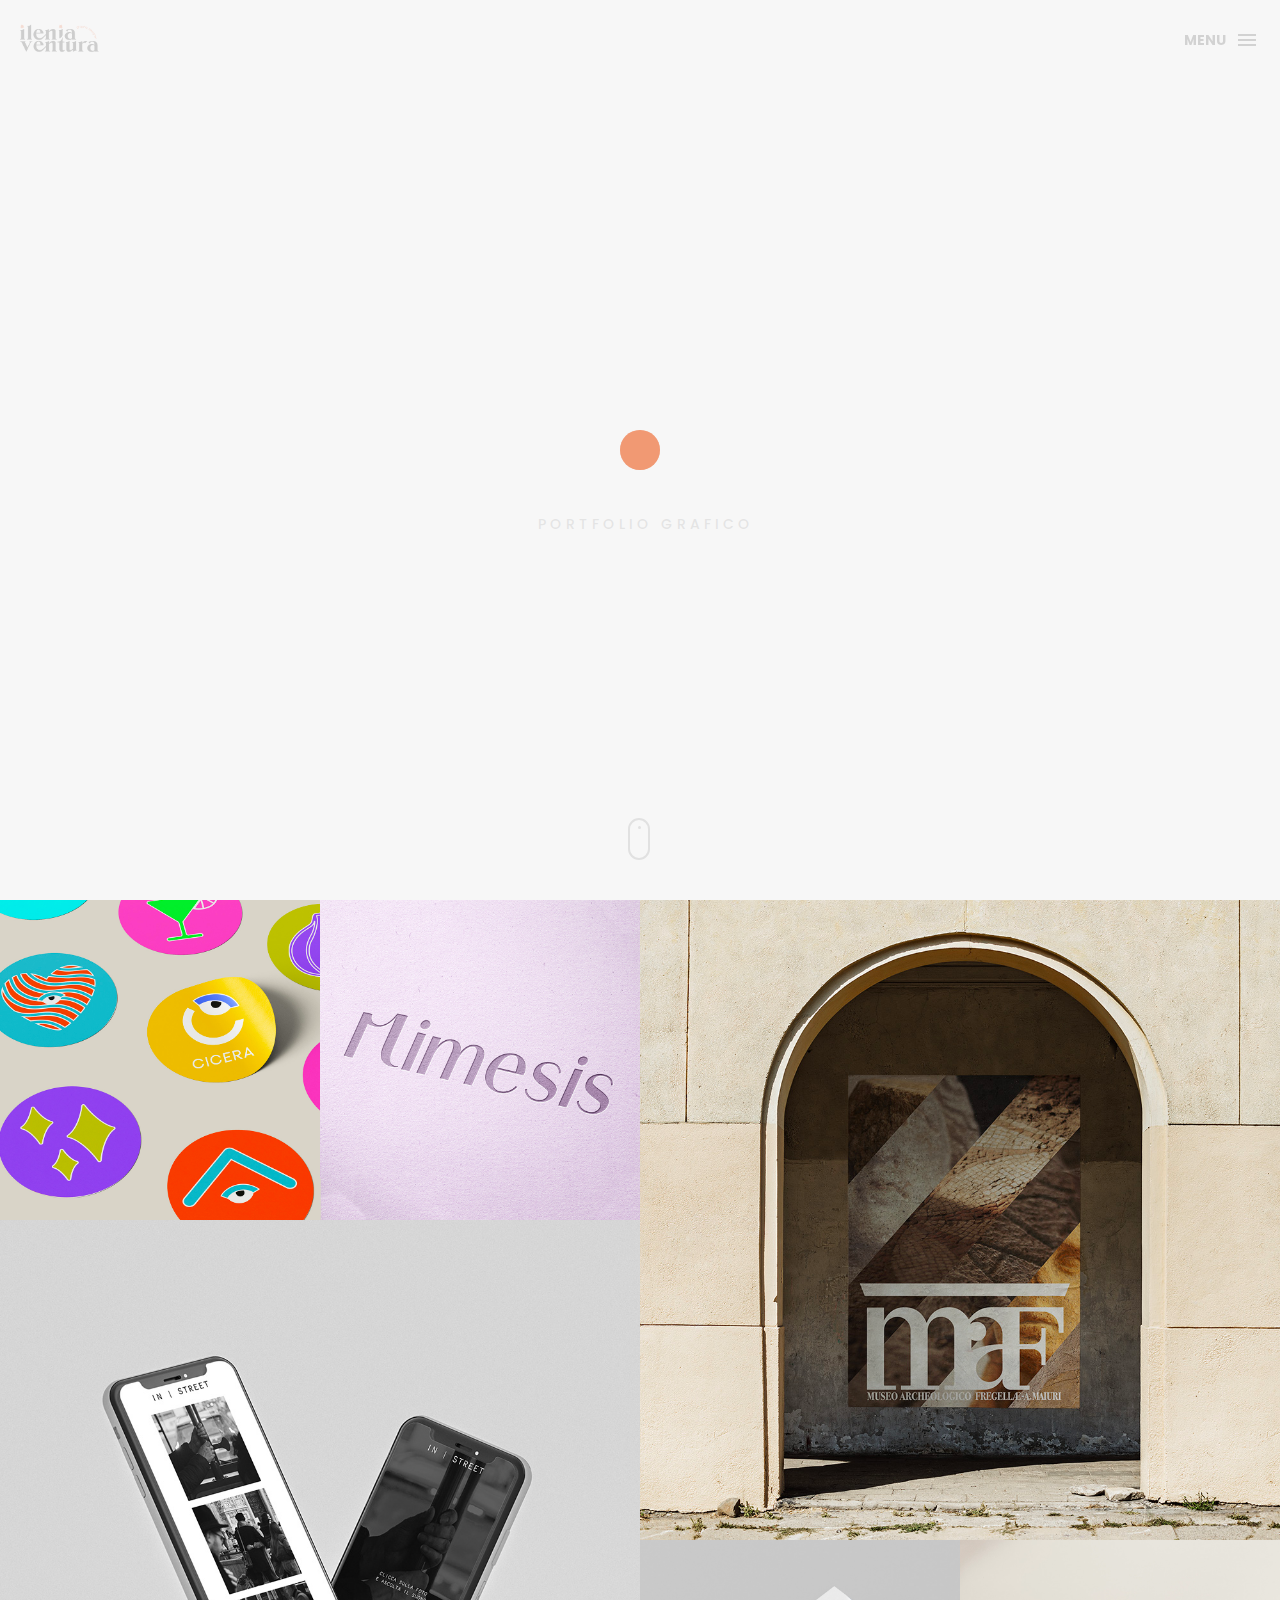
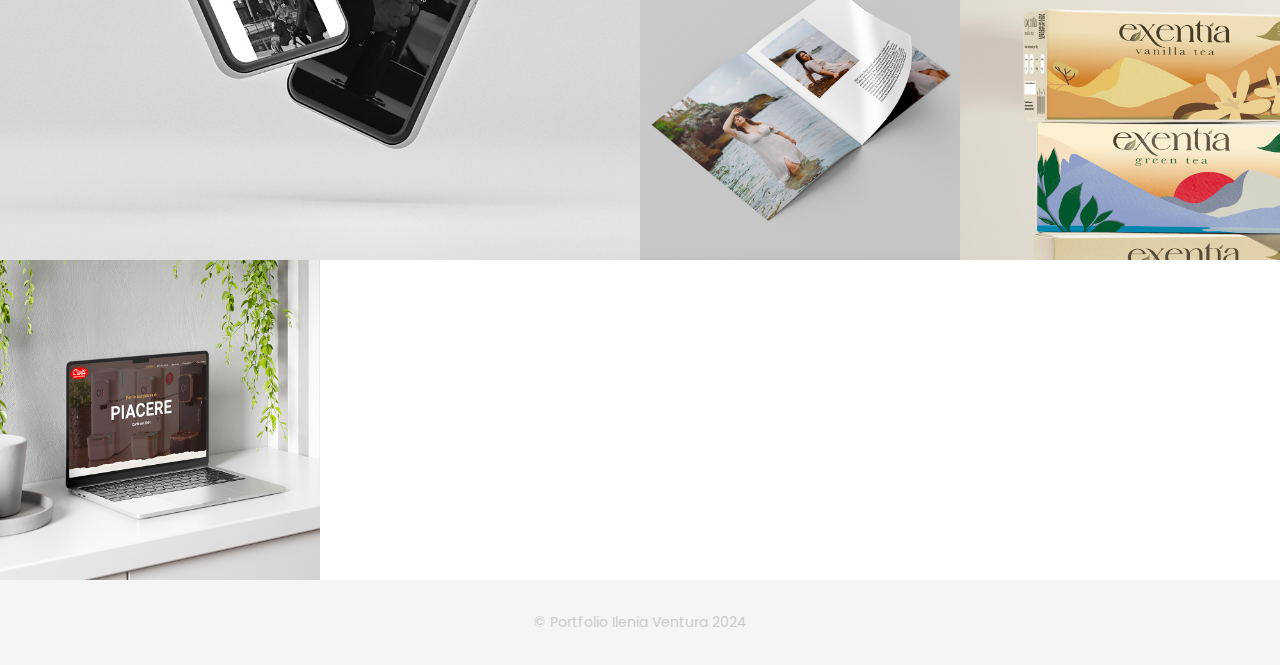
<file: index.html>
<!DOCTYPE html>
<html lang="en">

<head>
    <meta charset="utf-8">
    <meta http-equiv="X-UA-Compatible" content="IE=edge">
    <meta content="width=device-width, initial-scale=1.0" name="viewport">
    <meta name="viewport" content="width=device-width, initial-scale=1">
    <!-- The above 3 meta tags *must* come first in the head; any other head content must come *after* these tags -->
    <title>Portfolio Ilenia Ventura</title>
    <link rel="icon" href="img/fav.png" type="image/x-icon">

    <!-- Bootstrap -->
    <link href="css/bootstrap.min.css" rel="stylesheet">
    <link href="ionicons/css/ionicons.min.css" rel="stylesheet">

    <!-- main css -->
    <link href="css/style.css" rel="stylesheet">


    <!-- modernizr -->
    <script src="js/modernizr.js"></script>
</head>

<body>

    <!-- Preloader -->
    <div id="preloader">
        <div class="pre-container">
            <div class="spinner">
                <div class="double-bounce1"></div>
                <div class="double-bounce2"></div>
            </div>
        </div>
    </div>
    <!-- end Preloader -->

    <div class="">
        <!-- box header -->
        <header class="box-header">
            <div class="box-logo">
                <a href="index.html"><img src="img/logo.png" width="80" alt="Logo"></a>
            </div>
            <!-- box-nav -->
            <a class="box-primary-nav-trigger" href="#0">
                <span class="box-menu-text">Menu</span><span class="box-menu-icon"></span>
            </a>
            <!-- box-primary-nav-trigger -->
        </header>
        <!-- end box header -->

        <!-- nav -->
        <nav>
            <ul class="box-primary-nav">
                <li class="box-label">Portfolio <i class="ion-ios-circle-filled color"></i></li>
                <li><a href="about.html">Chi sono</a></li>
                <li><a href="services.html">Servizi</a></li>
                <li><a href="contact.html">contatti</a></li>
            </ul>
        </nav>
        <!-- end nav -->

        <!-- box-intro -->
        <div class="box-intro">
            <div class="table-cell">
                <h1 class="box-headline letters rotate-2">
                    <span class="box-words-wrapper">
                        <b class="is-visible">Ilenia Ventura.</b>
                        <b>&nbsp;graphic designer.</b>
                    </span>
		        </h1>
                <h5>Portfolio Grafico</h5>
            </div>

            <div class="mouse">
                <div class="scroll"></div>
            </div>
        </div>
        <!-- end box-intro -->
    </div>

    <!-- portfolio div -->
    <div class="portfolio-div">
        <div class="portfolio">
            <div class="no-padding portfolio_container">
                <!-- single work -->
                <div class="col-md-3 col-sm-6  fashion logo">
                    <a href="Cicera.html" class="portfolio_item">
                        <img src="img/1.jpg" alt="image" class="img-responsive" />
                        <div class="portfolio_item_hover">
                            <div class="portfolio-border clearfix">
                                <div class="item_info">
                                    <span>Cicera</span>
                                    <em>Graphics / Ads / App</em>
                                </div>
                            </div>
                        </div>
                    </a>
                </div>
                <!-- end single work -->

                <!-- single work -->
                <div class="col-md-3 col-sm-6 ads graphics">
                    <a href="mimesis.html" class="portfolio_item">
                        <img src="img/2.jpg" alt="image" class="img-responsive" />
                        <div class="portfolio_item_hover">
                            <div class="portfolio-border clearfix">
                                <div class="item_info">
                                    <span>Mimesis</span>
                                    <em>Ads / Graphics</em>
                                </div>
                            </div>
                        </div>
                    </a>
                </div>
                <!-- end single work -->

                <!-- single work -->
                <div class="col-md-6 col-sm-12 photography">
                    <a href="MAF.html" class="portfolio_item">
                        <img src="img/3.jpg" alt="image" class="img-responsive" />
                        <div class="portfolio_item_hover">
                            <div class="portfolio-border clearfix">
                                <div class="item_info">
                                    <span>Comunicare il passato</span>
                                    <em>Web Communication / Restyling</em>
                                </div>
                            </div>
                        </div>
                    </a>
                </div>
                <!-- end single work -->

                <!-- single work -->
                <div class="col-md-6 col-sm-12 photography">
                    <a href="INSTREET.html" class="portfolio_item">
                        <img src="img/4.jpg" alt="image" class="img-responsive" />
                        <div class="portfolio_item_hover">
                            <div class="portfolio-border clearfix">
                                <div class="item_info">
                                    <span>IN | STREET</span>
                                    <em>Photography / App</em>
                                </div>
                            </div>
                        </div>
                    </a>
                </div>
                <!-- end single work -->

                <!-- single work -->
                <div class="col-md-3 col-sm-6 graphics ads">
                    <a href="sample.html" class="portfolio_item">
                        <img src="img/6.jpg" alt="image" class="img-responsive" />
                        <div class="portfolio_item_hover">
                            <div class="portfolio-border clearfix">
                                <div class="item_info">
                                    <span>Sample</span>
                                    <em>Photography</em>
                                </div>
                            </div>
                        </div>
                    </a>
                </div>
                <!-- end single work -->

                <!-- single work -->
                <div class="col-md-3 col-sm-6 graphics ads">
                    <a href="Exentia.html" class="portfolio_item">
                        <img src="img/5.jpg" alt="image" class="img-responsive" />
                        <div class="portfolio_item_hover">
                            <div class="portfolio-border clearfix">
                                <div class="item_info">
                                    <span>Exentia</span>
                                    <em>Graphics / Packaging</em>
                                </div>
                            </div>
                        </div>
                    </a>
                </div>
                <!-- end single work -->

                <!-- single work -->
                <div class="col-md-3 col-sm-6  fashion logo">
                    <a href="CiolliCaffè.html" class="portfolio_item">
                        <img src="img/7.jpg" alt="image" class="img-responsive" />
                        <div class="portfolio_item_hover">
                            <div class="portfolio-border clearfix">
                                <div class="item_info">
                                    <span>Ciolli Caffè</span>
                                    <em>Web Site</em>
                                </div>
                            </div>
                        </div>
                    </a>
                </div>
                <!-- end single work -->
            </div>
            <!-- end portfolio_container -->
        </div>
        <!-- portfolio -->
    </div>
    <!-- end portfolio div -->

    <!-- footer -->
    <footer>
        <div class="container-fluid">
            <p class="copyright">© Portfolio Ilenia Ventura 2024</p>
        </div>
    </footer>
    <!-- end footer -->

    <!-- back to top -->
    <a href="#0" class="cd-top"><i class="ion-android-arrow-up"></i></a>
    <!-- end back to top -->



    <!-- jQuery -->
    <script src="js/jquery-2.1.1.js"></script>
    <!--  plugins -->
    <script src="js/bootstrap.min.js"></script>
    <script src="js/menu.js"></script>
    <script src="js/animated-headline.js"></script>
    <script src="js/isotope.pkgd.min.js"></script>


    <!--  custom script -->
    <script src="js/custom.js"></script>

</body>

</html>
</file>
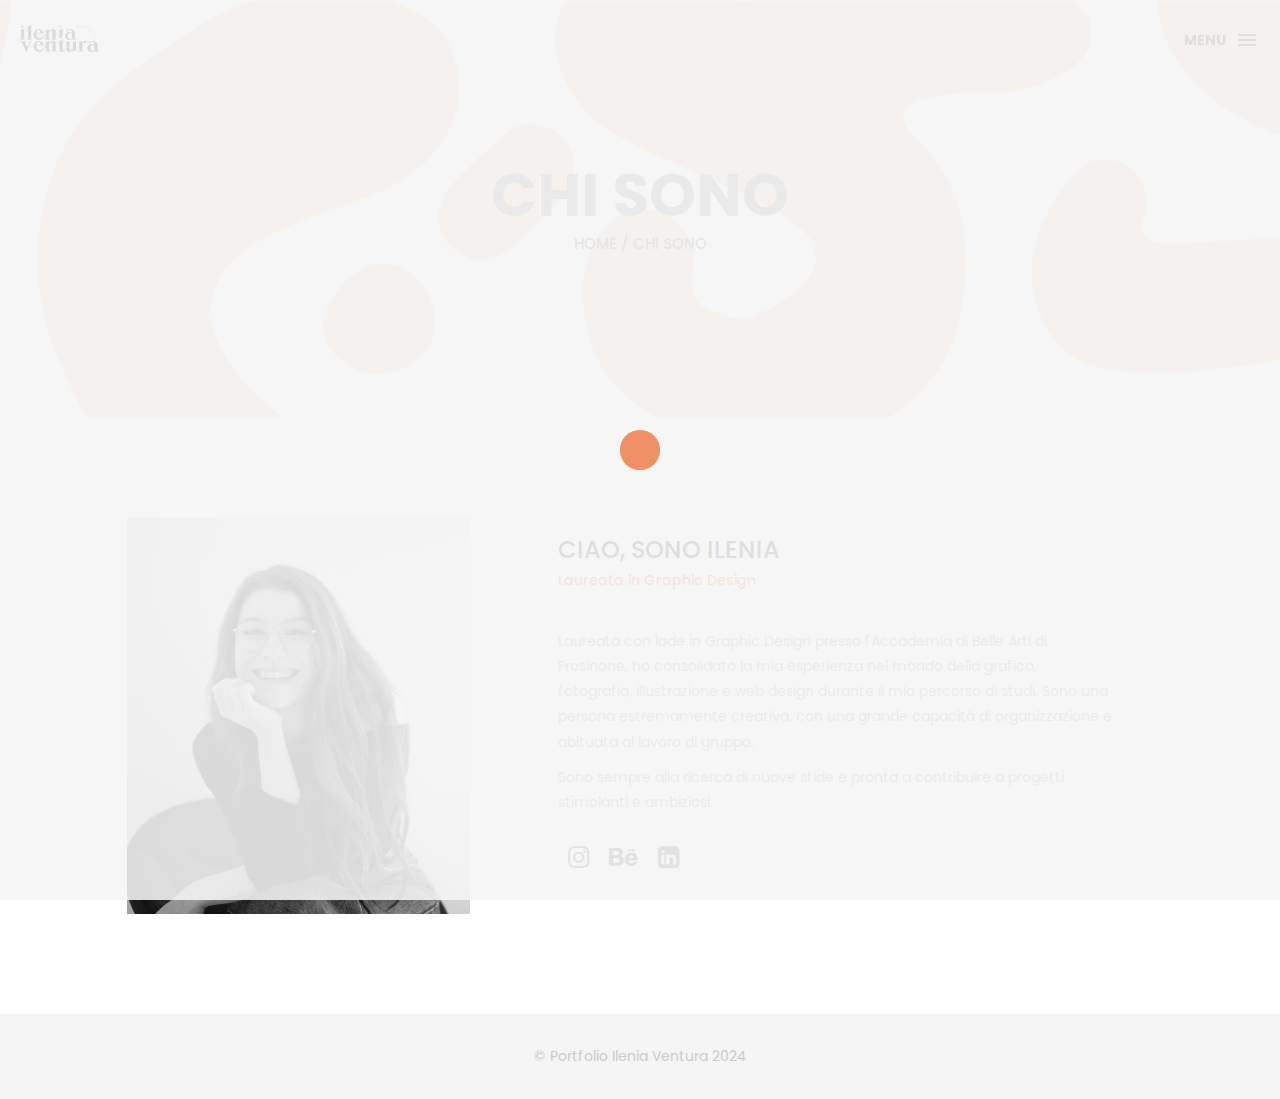
<file: about.html>
<!DOCTYPE html>
<html lang="en">

<head>
    <meta charset="utf-8">
    <meta http-equiv="X-UA-Compatible" content="IE=edge">
    <meta name="viewport" content="width=device-width, initial-scale=1">
    <!-- The above 3 meta tags *must* come first in the head; any other head content must come *after* these tags -->
    <title>Portfolio Ilenia Ventura</title>
    <link rel="icon" href="img/fav.png" type="image/x-icon">

    <!-- Bootstrap -->
    <link href="css/bootstrap.min.css" rel="stylesheet">
    <link href="ionicons/css/ionicons.min.css" rel="stylesheet">
    <link rel="stylesheet" href="https://cdnjs.cloudflare.com/ajax/libs/font-awesome/4.7.0/css/font-awesome.min.css">

    <!-- main css -->
    <link href="css/style.css" rel="stylesheet">


    <!-- modernizr -->
    <script src="js/modernizr.js"></script>
</head>

<body>

    <!-- Preloader -->
    <div id="preloader">
        <div class="pre-container">
            <div class="spinner">
                <div class="double-bounce1"></div>
                <div class="double-bounce2"></div>
            </div>
        </div>
    </div>
    <!-- end Preloader -->

    <div class="container-fluid">
       <!-- box-header -->
        <header class="box-header">
            <div class="box-logo">
                <a href="index.html"><img src="img/logo.png" width="80" alt="Logo"></a>
            </div>
            <!-- box-nav -->
            <a class="box-primary-nav-trigger" href="#0">
                <span class="box-menu-text">Menu</span><span class="box-menu-icon"></span>
            </a>
        </header>
        <!-- end box-header -->

        <!-- nav -->
        <nav>
            <ul class="box-primary-nav">
                <li><a href="index.html">Portfolio</a></li>
                <li class="box-label">Chi sono <i class="ion-ios-circle-filled color"></i></li>
                <li><a href="services.html">Servizi</a></li>
                <li><a href="contact.html">contatti</a></li>
            </ul>
        </nav>
        <!-- end nav -->
    </div>

    <!-- Top bar -->
    <div class="top-bar">
        <h1>Chi sono</h1>
        <p><a href="index.html">Home</a> / Chi sono</p>
    </div>
    <!-- end Top bar -->

    <!-- Main container -->
    <div class="container main-container clearfix about-me-wrapper">
        <div class="col-md-5">
            <img src="img/aboutme.jpg" class="img-responsive about-me-img" alt="" />
        </div>
        <div class="col-md-6">
           <h3 class="uppercase">Ciao, sono Ilenia</h3>
           <h5>Laureata in Graphic Design</h5>
           <div class="h-30"></div>
            <p>Laureata con lode in Graphic Design presso l'Accademia di Belle Arti di Frosinone, ho consolidato la mia esperienza nel mondo della grafica, fotografia, illustrazione e web design durante il mio percorso di studi. Sono una persona estremamente creativa, con una grande capacità di organizzazione e abituata al lavoro di gruppo. </p>

            <p>Sono sempre alla ricerca di nuove sfide e pronta a contribuire a progetti stimolanti e ambiziosi. </p>
            <div class="h-10"></div>
            <ul class="social-ul">
                <li class="box-social"><a href="https://www.instagram.com/ileniavnt/"><i class="fa fa-instagram" aria-hidden="true"></i>
                <li class="box-social"><a href="https://www.behance.net/ileniaventura"><i class="fa fa-behance" aria-hidden="true"></i>
                <li class="box-social"><a href="https://www.linkedin.com/in/ilenia-ventura-9071262b6/"><i class="fa fa-linkedin-square" aria-hidden="true"></i>
            </ul>


        </div>
    </div>
    <!-- end Main container -->


    <!-- footer -->
    <footer>
        <div class="container-fluid">
            <p class="copyright">© Portfolio Ilenia Ventura 2024</p>
        </div>
    </footer>
    <!-- end footer -->

    <!-- back to top -->
    <a href="#0" class="cd-top"><i class="ion-android-arrow-up"></i></a>
    <!-- end back to top -->



    <!-- jQuery -->
    <script src="js/jquery-2.1.1.js"></script>
    <!--  plugins -->
    <script src="js/bootstrap.min.js"></script>
    <script src="js/menu.js"></script>
    <script src="js/animated-headline.js"></script>
    <script src="js/isotope.pkgd.min.js"></script>


    <!--  custom script -->
    <script src="js/custom.js"></script>

</body>

</html>
</file>
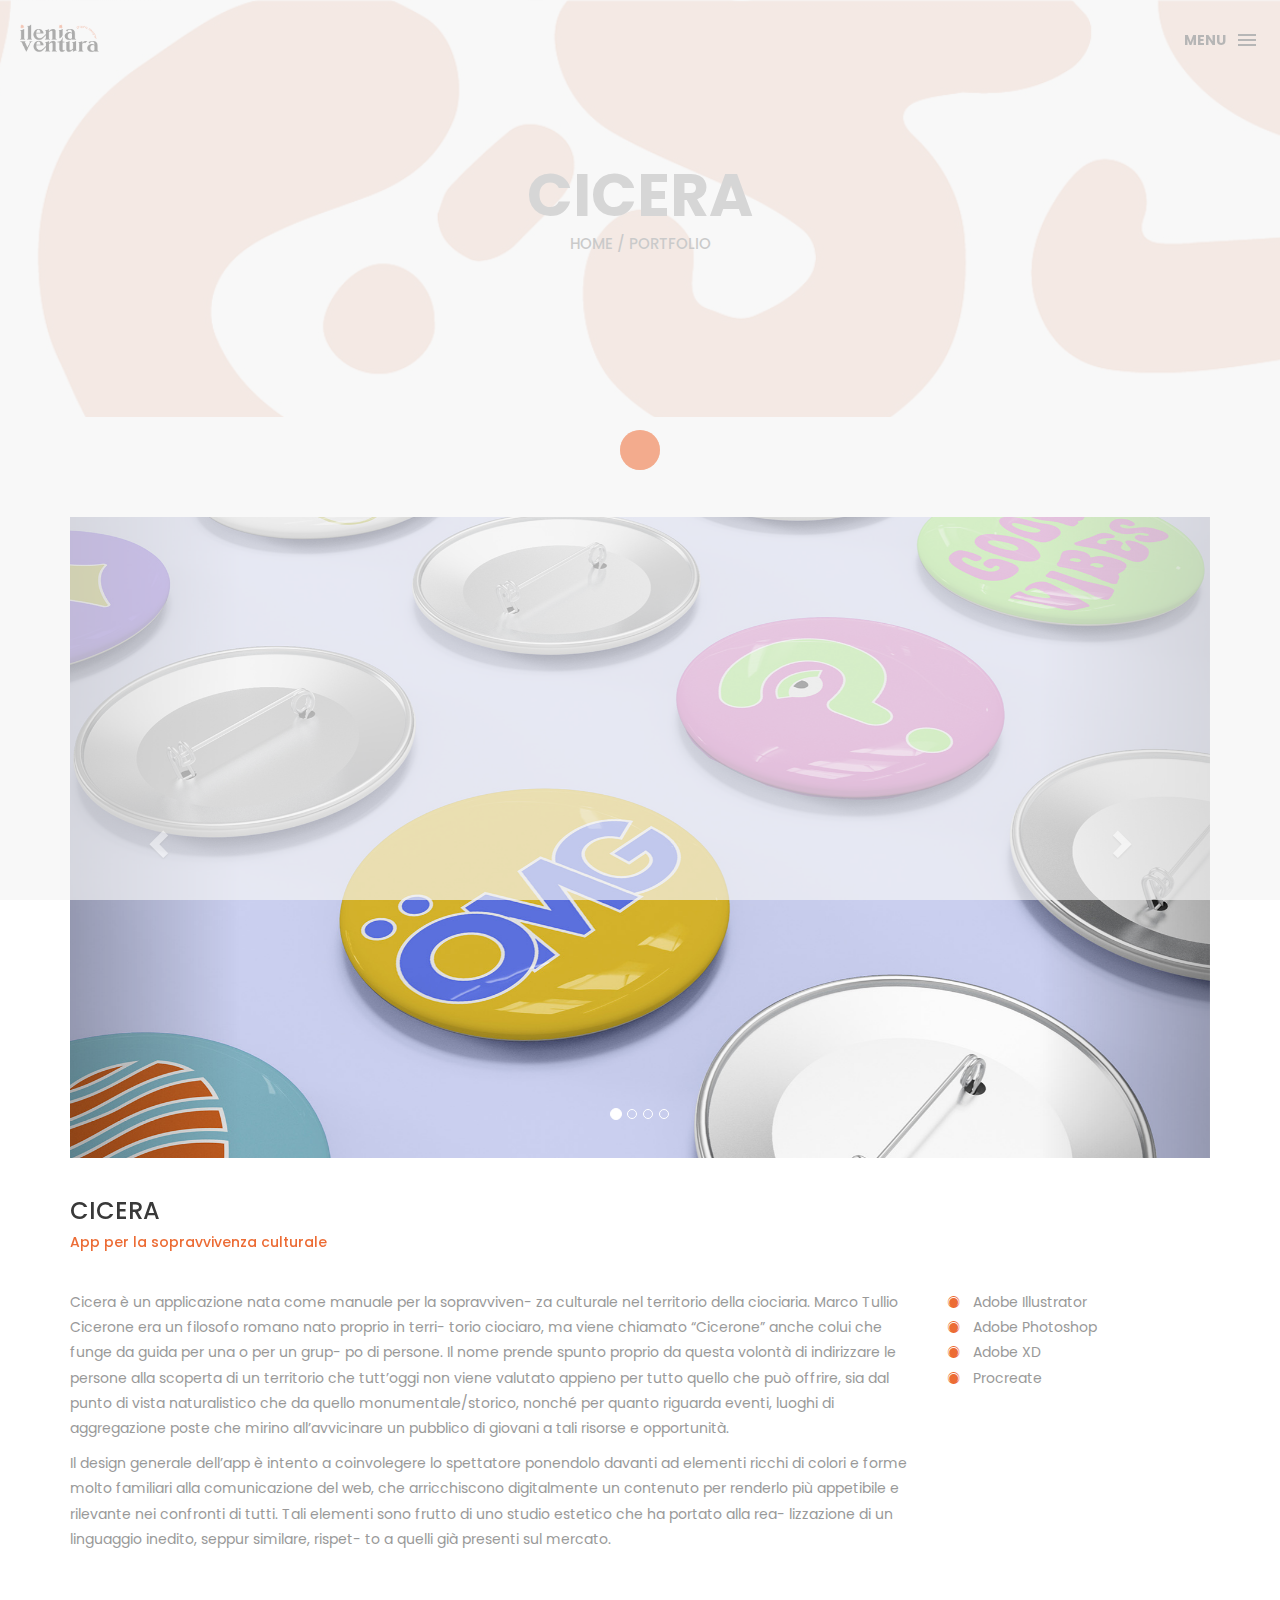
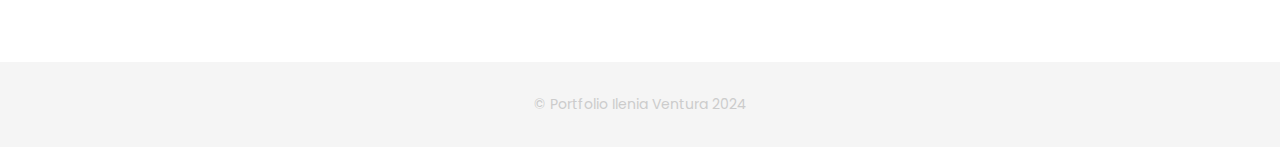
<file: Cicera.html>
<!DOCTYPE html>
<html lang="en">

<head>
    <meta charset="utf-8">
    <meta http-equiv="X-UA-Compatible" content="IE=edge">
    <meta name="viewport" content="width=device-width, initial-scale=1">
    <!-- The above 3 meta tags *must* come first in the head; any other head content must come *after* these tags -->
    <title>Portfolio Ilenia Ventura</title>
    <link rel="icon" href="img/fav.png" type="image/x-icon">

    <!-- Bootstrap -->
    <link href="css/bootstrap.min.css" rel="stylesheet">
    <link href="ionicons/css/ionicons.min.css" rel="stylesheet">



    <!-- main css -->
    <link href="css/style.css" rel="stylesheet">



    <!-- modernizr -->
    <script src="js/modernizr.js"></script>
    <script src="https://stackpath.bootstrapcdn.com/bootstrap/4.5.2/js/bootstrap.min.js"></script>


    <!-- HTML5 shim and Respond.js for IE8 support of HTML5 elements and media queries -->
    <!-- WARNING: Respond.js doesn't work if you view the page via file:// -->
    <!--[if lt IE 9]>
      <script src="https://oss.maxcdn.com/html5shiv/3.7.2/html5shiv.min.js"></script>
      <script src="https://oss.maxcdn.com/respond/1.4.2/respond.min.js"></script>
    <![endif]-->
</head>

<body>

    <!-- Preloader -->
    <div id="preloader">
        <div class="pre-container">
            <div class="spinner">
                <div class="double-bounce1"></div>
                <div class="double-bounce2"></div>
            </div>
        </div>
    </div>
    <!-- end Preloader -->

    <div class="container-fluid">
       <!-- box-header -->
        <header class="box-header">
            <div class="box-logo">
                <a href="index.html"><img src="img/logo.png" width="80" alt="Logo"></a>
            </div>
            <!-- box-nav -->
            <a class="box-primary-nav-trigger" href="#0">
                <span class="box-menu-text">Menu</span><span class="box-menu-icon"></span>
            </a>
            <!-- box-primary-nav-trigger -->
        </header>
        <!-- end box-header -->

        <!-- nav -->
        <nav>
            <ul class="box-primary-nav">
                <li class="box-label">Portfolio <i class="ion-ios-circle-filled color"></i></li>
                <li><a href="about.html">Chi sono</a></li>
                <li><a href="services.html">Servizi</a></li>
                <li><a href="contact.html">contatti</a></li>
            </ul>
        </nav>
        <!-- end nav -->
    </div>

    <!-- top-bar -->
    <div class="top-bar">
        <h1>Cicera</h1>
        <p><a href="index.html">Home</a> / <a href="portfolio.html">portfolio</a></p>
    </div>
    <!-- end top-bar -->

    <!-- main-container -->
    <div class="container main-container">
        <div class="col-md-12">

                    <div id="myCarousel" class="carousel slide" data-ride="carousel">
                        <!-- Indicators -->
                        <ol class="carousel-indicators">
                            <li data-target="#myCarousel" data-slide-to="0" class="active"></li>
                            <li data-target="#myCarousel" data-slide-to="1"></li>
                            <li data-target="#myCarousel" data-slide-to="2"></li>
                            <li data-target="#myCarousel" data-slide-to="3"></li>
                        </ol>

                        <!-- Wrapper for slides -->
                        <div class="carousel-inner" role="listbox">
                            <div class="item active">
                                <img src="img/PROG1/1.jpg" alt="Slide 1">
                            </div>

                            <div class="item">
                                <img src="img/PROG1/2.jpg" alt="Slide 2">
                            </div>

                            <div class="item">
                                <img src="img/PROG1/3.jpg" alt="Slide 3">
                            </div>

                            <div class="item">
                                <img src="img/PROG1/4.jpg" alt="Slide 4">
                            </div>
                        </div>

                        <!-- Left and right controls -->
                        <a class="left carousel-control" href="#myCarousel" role="button" data-slide="prev">
                            <span class="glyphicon glyphicon-chevron-left" aria-hidden="true"></span>
                            <span class="sr-only">Previous</span>
                        </a>
                        <a class="right carousel-control" href="#myCarousel" role="button" data-slide="next">
                            <span class="glyphicon glyphicon-chevron-right" aria-hidden="true"></span>
                            <span class="sr-only">Next</span>
                        </a>
                    </div>




        </div>

        <div class="col-md-12">
            <h3 class="text-uppercase">Cicera</h3>
            <h5>App per la sopravvivenza culturale</h5>
            <div class="h-30"></div>
        </div>

        <div class="col-md-9">
            <p>Cicera è un applicazione nata come manuale per la sopravviven- za culturale nel territorio della ciociaria.
                Marco Tullio Cicerone era un filosofo romano nato proprio in terri- torio ciociaro, ma viene chiamato
                “Cicerone” anche colui che funge da guida per una o per un grup- po di persone. Il nome prende spunto proprio da questa volontà
                di indirizzare le persone alla scoperta di un territorio che tutt’oggi non viene valutato appieno per tutto quello che può offrire, sia dal punto di vista naturalistico che da quello monumentale/storico, nonché per quanto riguarda eventi, luoghi di aggregazione poste che mirino all’avvicinare un pubblico di giovani a tali risorse e opportunità. </p>

            <p>Il design generale dell’app è intento a coinvolegere lo spettatore ponendolo davanti ad elementi ricchi di colori e forme molto familiari alla comunicazione del web, che arricchiscono digitalmente un contenuto per renderlo più appetibile e rilevante nei confronti di tutti. Tali elementi sono frutto di uno studio estetico che ha portato alla rea- lizzazione di un linguaggio inedito, seppur similare, rispet- to a quelli già presenti sul mercato. </p>
        </div>

        <div class="col-md-3">
            <ul class="cat-ul">
                <li><i class="ion-ios-circle-filled"></i> Adobe Illustrator</li>
                <li><i class="ion-ios-circle-filled"></i> Adobe Photoshop</li>
                <li><i class="ion-ios-circle-filled"></i> Adobe XD</li>
                <li><i class="ion-ios-circle-filled"></i> Procreate</li>
            </ul>
            <div class="h-10"></div>

        </div>
    </div>
    <!-- end main-container -->


    <!-- footer -->
    <footer>
        <div class="container-fluid">
            <p class="copyright">© Portfolio Ilenia Ventura 2024</p>
        </div>
    </footer>
    <!-- end footer -->

    <!-- back to top -->
    <a href="#0" class="cd-top"><i class="ion-android-arrow-up"></i></a>
    <!-- end back to top -->




    <!-- jQuery -->
    <script src="js/jquery-2.1.1.js"></script>
    <!--  plugins -->
    <script src="js/bootstrap.min.js"></script>
    <script src="js/menu.js"></script>
    <script src="js/animated-headline.js"></script>
    <script src="js/isotope.pkgd.min.js"></script>


    <!--  custom script -->
    <script src="js/custom.js"></script>

</body>

</html>
</file>
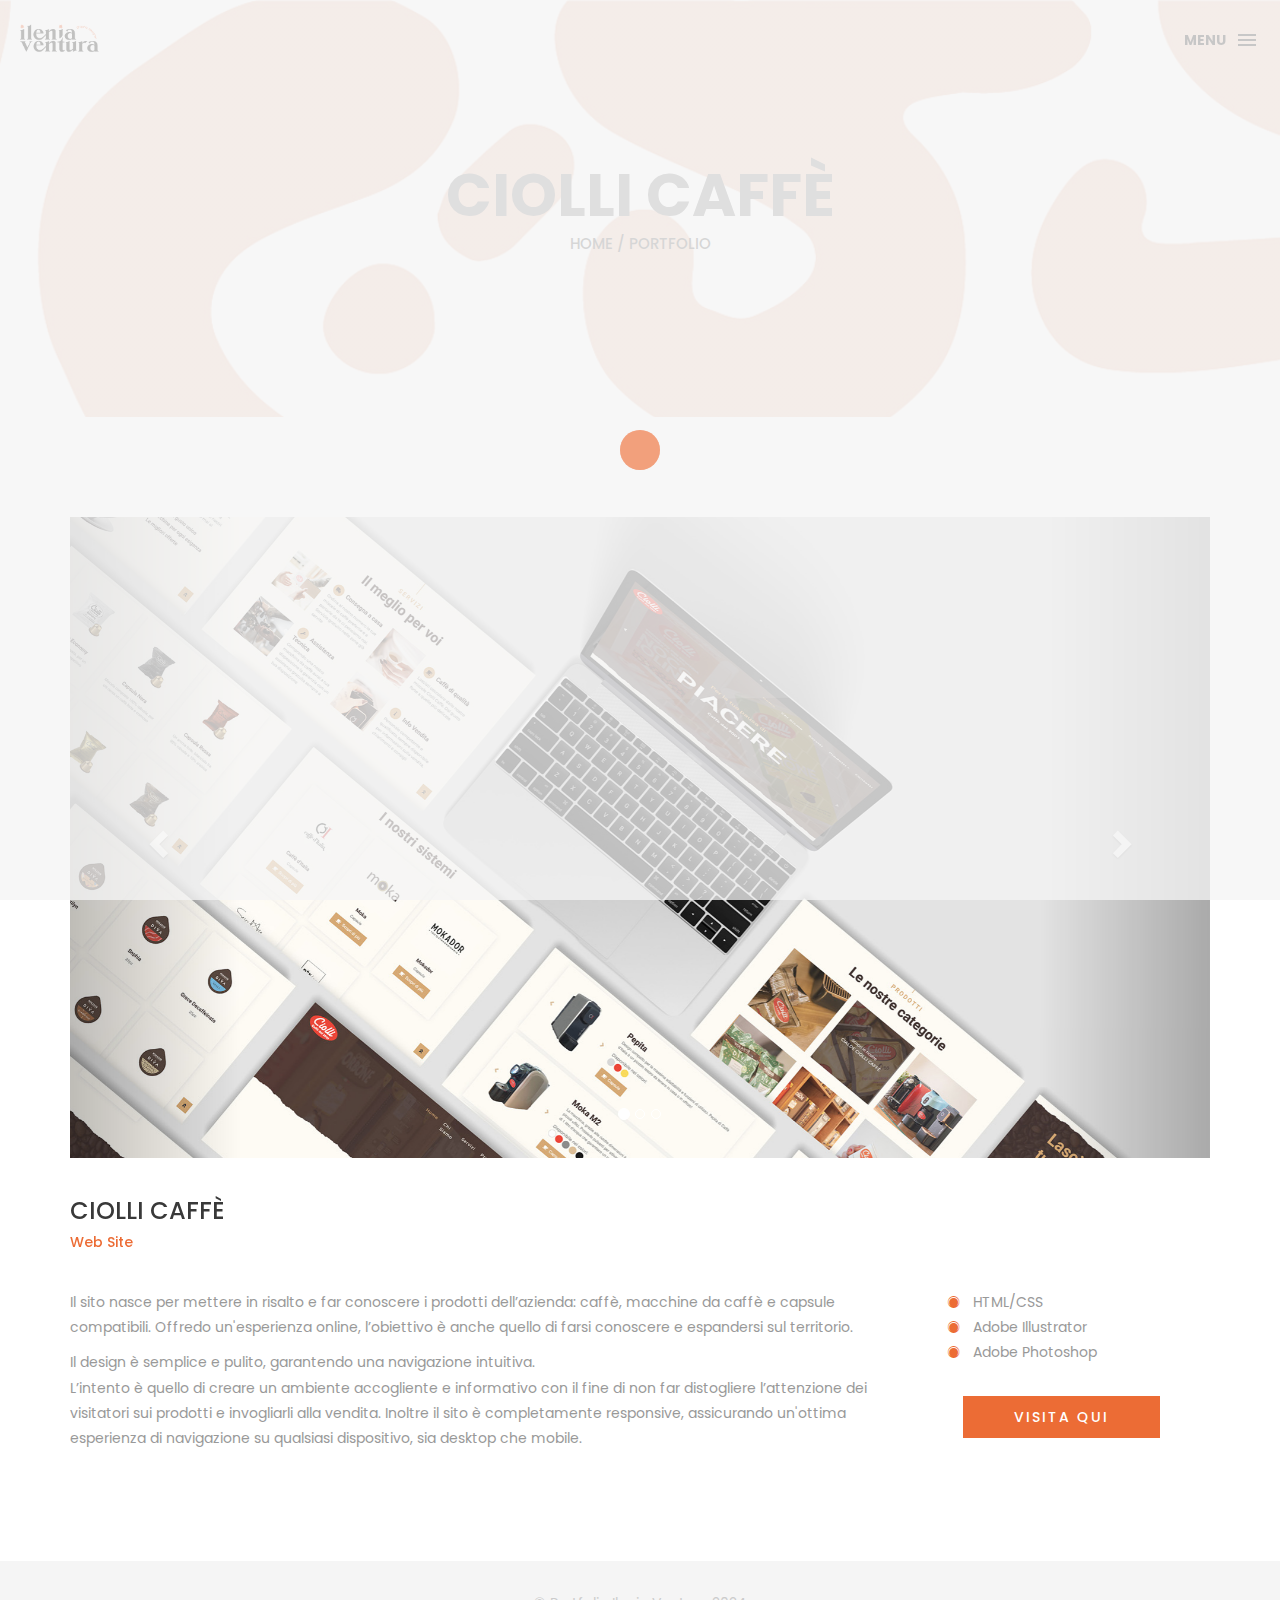
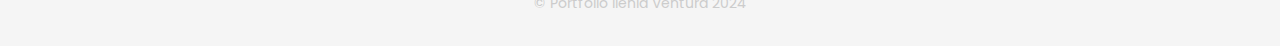
<file: CiolliCaffè.html>
<!DOCTYPE html>
<html lang="en">

<head>
    <meta charset="utf-8">
    <meta http-equiv="X-UA-Compatible" content="IE=edge">
    <meta name="viewport" content="width=device-width, initial-scale=1">
    <!-- The above 3 meta tags *must* come first in the head; any other head content must come *after* these tags -->
    <title>Portfolio Ilenia Ventura</title>
    <link rel="icon" href="img/fav.png" type="image/x-icon">

    <!-- Bootstrap -->
    <link href="css/bootstrap.min.css" rel="stylesheet">
    <link href="ionicons/css/ionicons.min.css" rel="stylesheet">
  


    <!-- main css -->
    <link href="css/style.css" rel="stylesheet">
    


    <!-- modernizr -->
    <script src="js/modernizr.js"></script>
    <script src="https://stackpath.bootstrapcdn.com/bootstrap/4.5.2/js/bootstrap.min.js"></script>


    <!-- HTML5 shim and Respond.js for IE8 support of HTML5 elements and media queries -->
    <!-- WARNING: Respond.js doesn't work if you view the page via file:// -->
    <!--[if lt IE 9]>
      <script src="https://oss.maxcdn.com/html5shiv/3.7.2/html5shiv.min.js"></script>
      <script src="https://oss.maxcdn.com/respond/1.4.2/respond.min.js"></script>
    <![endif]-->
</head>

<body>

    <!-- Preloader -->
    <div id="preloader">
        <div class="pre-container">
            <div class="spinner">
                <div class="double-bounce1"></div>
                <div class="double-bounce2"></div>
            </div>
        </div>
    </div>
    <!-- end Preloader -->

    <div class="container-fluid">
       <!-- box-header -->
        <header class="box-header">
            <div class="box-logo">
                <a href="index.html"><img src="img/logo.png" width="80" alt="Logo"></a>
            </div>
            <!-- box-nav -->
            <a class="box-primary-nav-trigger" href="#0">
                <span class="box-menu-text">Menu</span><span class="box-menu-icon"></span>
            </a>
            <!-- box-primary-nav-trigger -->
        </header>
        <!-- end box-header -->
        
        <!-- nav -->
        <nav>
            <ul class="box-primary-nav">
                <li class="box-label">About me</li>

                <li><a href="index.html">Portfolio</a> <i class="ion-ios-circle-filled color"></i></li>
                <li><a href="about.html">Chi sono</a></li>
                <li><a href="services.html">Servizi</a></li>
                <li><a href="contact.html">contatti</a></li>



               
            </ul>
        </nav>
        <!-- end nav -->
    </div>
    
    <!-- top-bar -->
    <div class="top-bar">
        <h1>Ciolli Caffè</h1>
        <p><a href="index.html">Home</a> / <a href="portfolio.html">portfolio</a></p>
    </div>
    <!-- end top-bar -->
    
    <!-- main-container -->
    <div class="container main-container">
        <div class="col-md-12">
            
                    <div id="myCarousel" class="carousel slide" data-ride="carousel">
                        <!-- Indicators -->
                        <ol class="carousel-indicators">
                            <li data-target="#myCarousel" data-slide-to="0" class="active"></li>
                            <li data-target="#myCarousel" data-slide-to="1"></li>
                            <li data-target="#myCarousel" data-slide-to="2"></li>
                        </ol>
                
                        <!-- Wrapper for slides -->
                        <div class="carousel-inner" role="listbox">
                            <div class="item active">
                                <img src="img/PROG7/1.jpg" alt="Slide 1">
                            </div>
                
                            <div class="item">
                                <img src="img/PROG7/2.jpg" alt="Slide 2">
                            </div>
                
                            <div class="item">
                                <img src="img/PROG7/3.jpg" alt="Slide 3">
                            </div>

                        </div>
                
                        <!-- Left and right controls -->
                        <a class="left carousel-control" href="#myCarousel" role="button" data-slide="prev">
                            <span class="glyphicon glyphicon-chevron-left" aria-hidden="true"></span>
                            <span class="sr-only">Previous</span>
                        </a>
                        <a class="right carousel-control" href="#myCarousel" role="button" data-slide="next">
                            <span class="glyphicon glyphicon-chevron-right" aria-hidden="true"></span>
                            <span class="sr-only">Next</span>
                        </a>
                    </div>
                
                
       
              
        </div>

        <div class="col-md-12">
            <h3 class="text-uppercase">Ciolli Caffè</h3>
            <h5>Web Site</h5>
            <div class="h-30"></div>
        </div>

        <div class="col-md-9">
            <p>Il sito nasce per mettere in risalto e far conoscere i prodotti dell’azienda: caffè, macchine da caffè e capsule compatibili. 
                Offredo un'esperienza online, l’obiettivo è anche quello di farsi conoscere  e espandersi sul territorio.</p>

            <p>Il design è semplice e pulito, garantendo una navigazione intuitiva. <br> L’intento è quello di creare un ambiente accogliente e informativo con il fine di non far distogliere l’attenzione dei visitatori sui prodotti e invogliarli alla vendita. 
            Inoltre il sito è completamente responsive, assicurando un'ottima esperienza di navigazione su qualsiasi dispositivo, sia desktop che mobile.</p>
        </div>

        <div class="col-md-3">
            <ul class="cat-ul">
                <li><i class="ion-ios-circle-filled"></i> HTML/CSS</li>
                <li><i class="ion-ios-circle-filled"></i> Adobe Illustrator</li>
                <li><i class="ion-ios-circle-filled"></i> Adobe Photoshop</li>
            </ul>
            <div class="col-md-12">
                <a href="http://ciollicaffe.it">
                    <button type="button" class="btn btn-box">Visita qui</button>
                </a>
            </div>
            <div class="h-10"></div>
           
        </div>
    </div>
    <!-- end main-container -->


    <!-- footer -->
    <footer>
        <div class="container-fluid">
            <p class="copyright">© Portfolio Ilenia Ventura 2024</p>
        </div>
    </footer>
    <!-- end footer -->
    
    <!-- back to top -->
    <a href="#0" class="cd-top"><i class="ion-android-arrow-up"></i></a>
    <!-- end back to top -->




    <!-- jQuery -->
    <script src="js/jquery-2.1.1.js"></script>
    <!--  plugins -->
    <script src="js/bootstrap.min.js"></script>
    <script src="js/menu.js"></script>
    <script src="js/animated-headline.js"></script>
    <script src="js/isotope.pkgd.min.js"></script>


    <!--  custom script -->
    <script src="js/custom.js"></script>

</body>

</html>
</file>
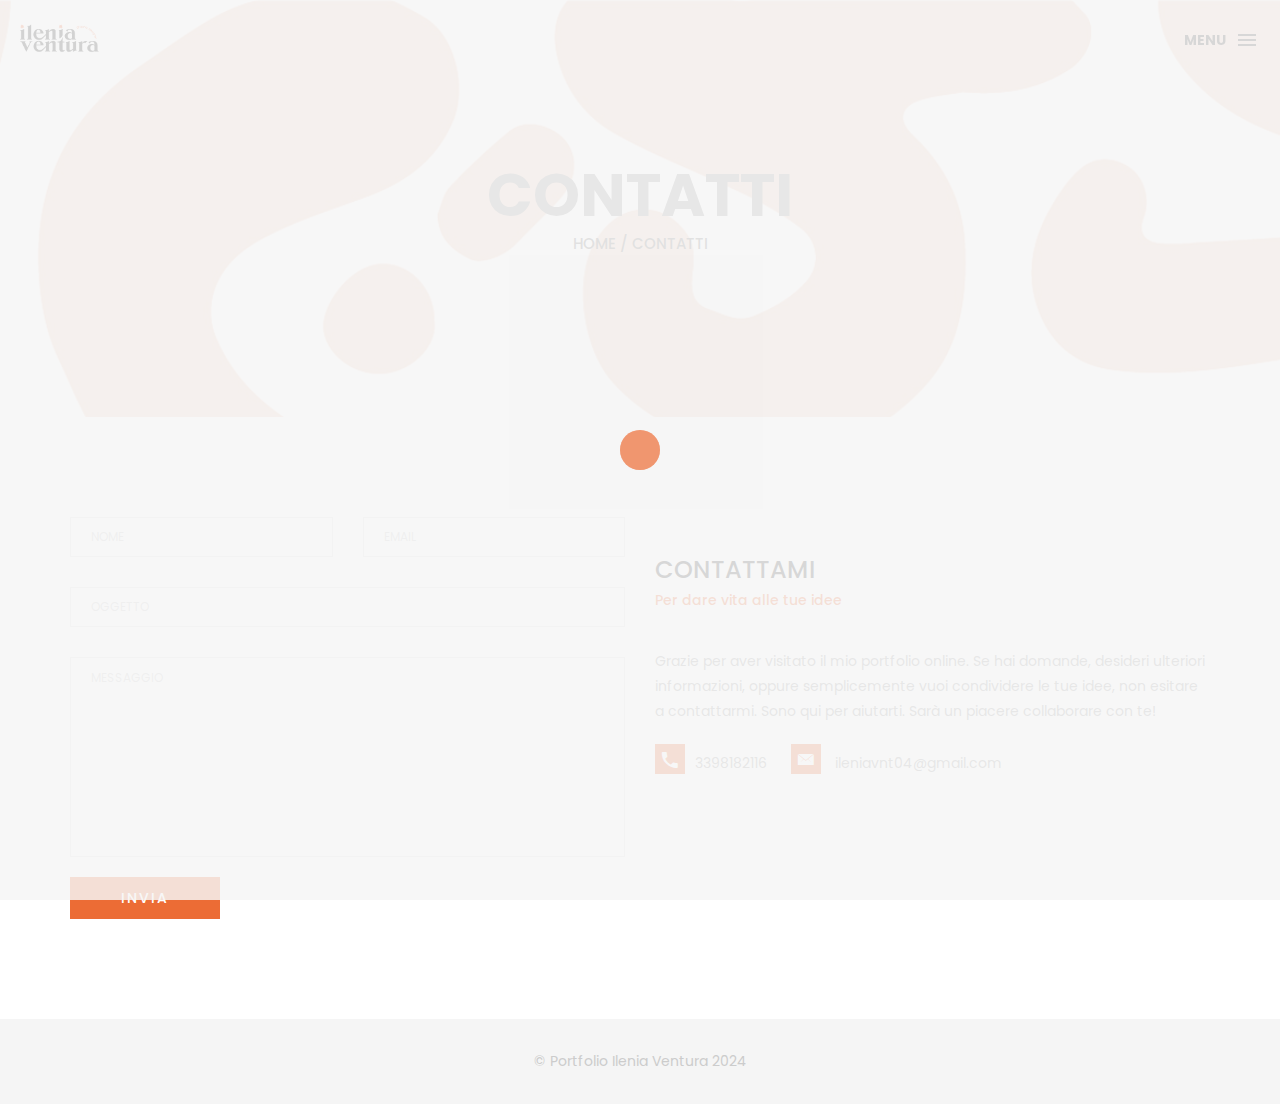
<file: contact.html>
<!DOCTYPE html>
<html lang="en">

<head>
    <meta charset="utf-8">
    <meta http-equiv="X-UA-Compatible" content="IE=edge">
    <meta name="viewport" content="width=device-width, initial-scale=1">
    <!-- The above 3 meta tags *must* come first in the head; any other head content must come *after* these tags -->
    <title>Portfolio Ilenia Ventura</title>

    <!-- Bootstrap -->
    <link href="css/bootstrap.min.css" rel="stylesheet">
    <link href="ionicons/css/ionicons.min.css" rel="stylesheet">
    <link rel="icon" href="img/fav.png" type="image/x-icon">

    <!-- main css -->
    <link href="css/style.css" rel="stylesheet">


    <!-- modernizr -->
    <script src="js/modernizr.js"></script>
</head>

<body>

    <!-- Preloader -->
    <div id="preloader">
        <div class="pre-container">
            <div class="spinner">
                <div class="double-bounce1"></div>
                <div class="double-bounce2"></div>
            </div>
        </div>
    </div>
    <!-- end Preloader -->

    <div class="container-fluid">
        <!-- box-header -->
        <header class="box-header">
            <div class="box-logo">
                <a href="index.html"><img src="img/logo.png" width="80" alt="Logo"></a>
            </div>
            <!-- box-nav -->
            <a class="box-primary-nav-trigger" href="#0">
                <span class="box-menu-text">Menu</span><span class="box-menu-icon"></span>
            </a>
            <!-- box-primary-nav-trigger -->
        </header>
        <!-- end box-header -->

        <!-- nav -->
        <nav>
            <ul class="box-primary-nav">
                <li><a href="index.html">Portfolio</a></li>
                <li><a href="about.html">Chi sono</a></li>
                <li><a href="services.html">Servizi</a></li>
                <li class="box-label">Contatti <i class="ion-ios-circle-filled color"></i></li>
            </ul>
        </nav>
        <!-- end nav -->

    </div>

    <!-- top bar -->
    <div class="top-bar">
        <h1>contatti</h1>
        <p><a href="#">Home</a> / Contatti</p>
    </div>
    <!-- end top bar -->

    <!-- main-container -->

    <div class="container main-container">
        <div class="col-md-6">
            <form  action="https://formspree.io/f/myyrboge"
            method="POST">
                <div class="row">
                    <div class="col-md-6">
                        <div class="input-contact">
                            <input required type="text" name="name">
                            <span>Nome</span>
                        </div>
                    </div>
                    <div class="col-md-6">
                        <div class="input-contact">
                            <input required type="text" name="email">
                            <span>email</span>
                        </div>
                    </div>
                    <div class="col-md-12">
                        <div class="input-contact">
                            <input required type="text" name="object">
                            <span>Oggetto</span>
                        </div>
                    </div>
                    <div class="col-md-12">
                        <div class="textarea-contact">
                            <textarea required name="message"></textarea>
                            <span>Messaggio</span>
                        </div>
                    </div>
                    <div class="col-md-12">
                        <button type="submit" class="btn btn-box">Invia</button>
                    </div>
                </div>
            </form>
        </div>

        <div class="col-md-6">
            <h3 class="text-uppercase">contattami</h3>
            <h5>Per dare vita alle tue idee</h5>
            <div class="h-30"></div>
            <p>Grazie per aver visitato il mio portfolio online. Se hai domande, desideri ulteriori informazioni, oppure semplicemente vuoi condividere le tue idee, non esitare a contattarmi. Sono qui per aiutarti. Sarà un piacere collaborare con te! </p>
            <div class="contact-info">
                <p><i class="ion-android-call"></i>3398182116</p>
                <p><i class="ion-ios-email"></i> ileniavnt04@gmail.com</p>
            </div>
        </div>


    </div>
    <!-- end main-container -->

    <!-- footer -->
    <footer>
        <div class="container-fluid">
            <p class="copyright">© Portfolio Ilenia Ventura 2024</p>
        </div>
    </footer>
    <!-- end footer -->

    <!-- back to top -->
    <a href="#0" class="cd-top"><i class="ion-android-arrow-up"></i></a>
    <!-- end back to top -->



    <!-- jQuery -->
    <script src="js/jquery-2.1.1.js"></script>
    <!--  plugins -->
    <script src="js/bootstrap.min.js"></script>
    <script src="js/menu.js"></script>
    <script src="js/animated-headline.js"></script>
    <script src="js/isotope.pkgd.min.js"></script>


    <!--  custom script -->
    <script src="js/custom.js"></script>

</body>

</html>
</file>
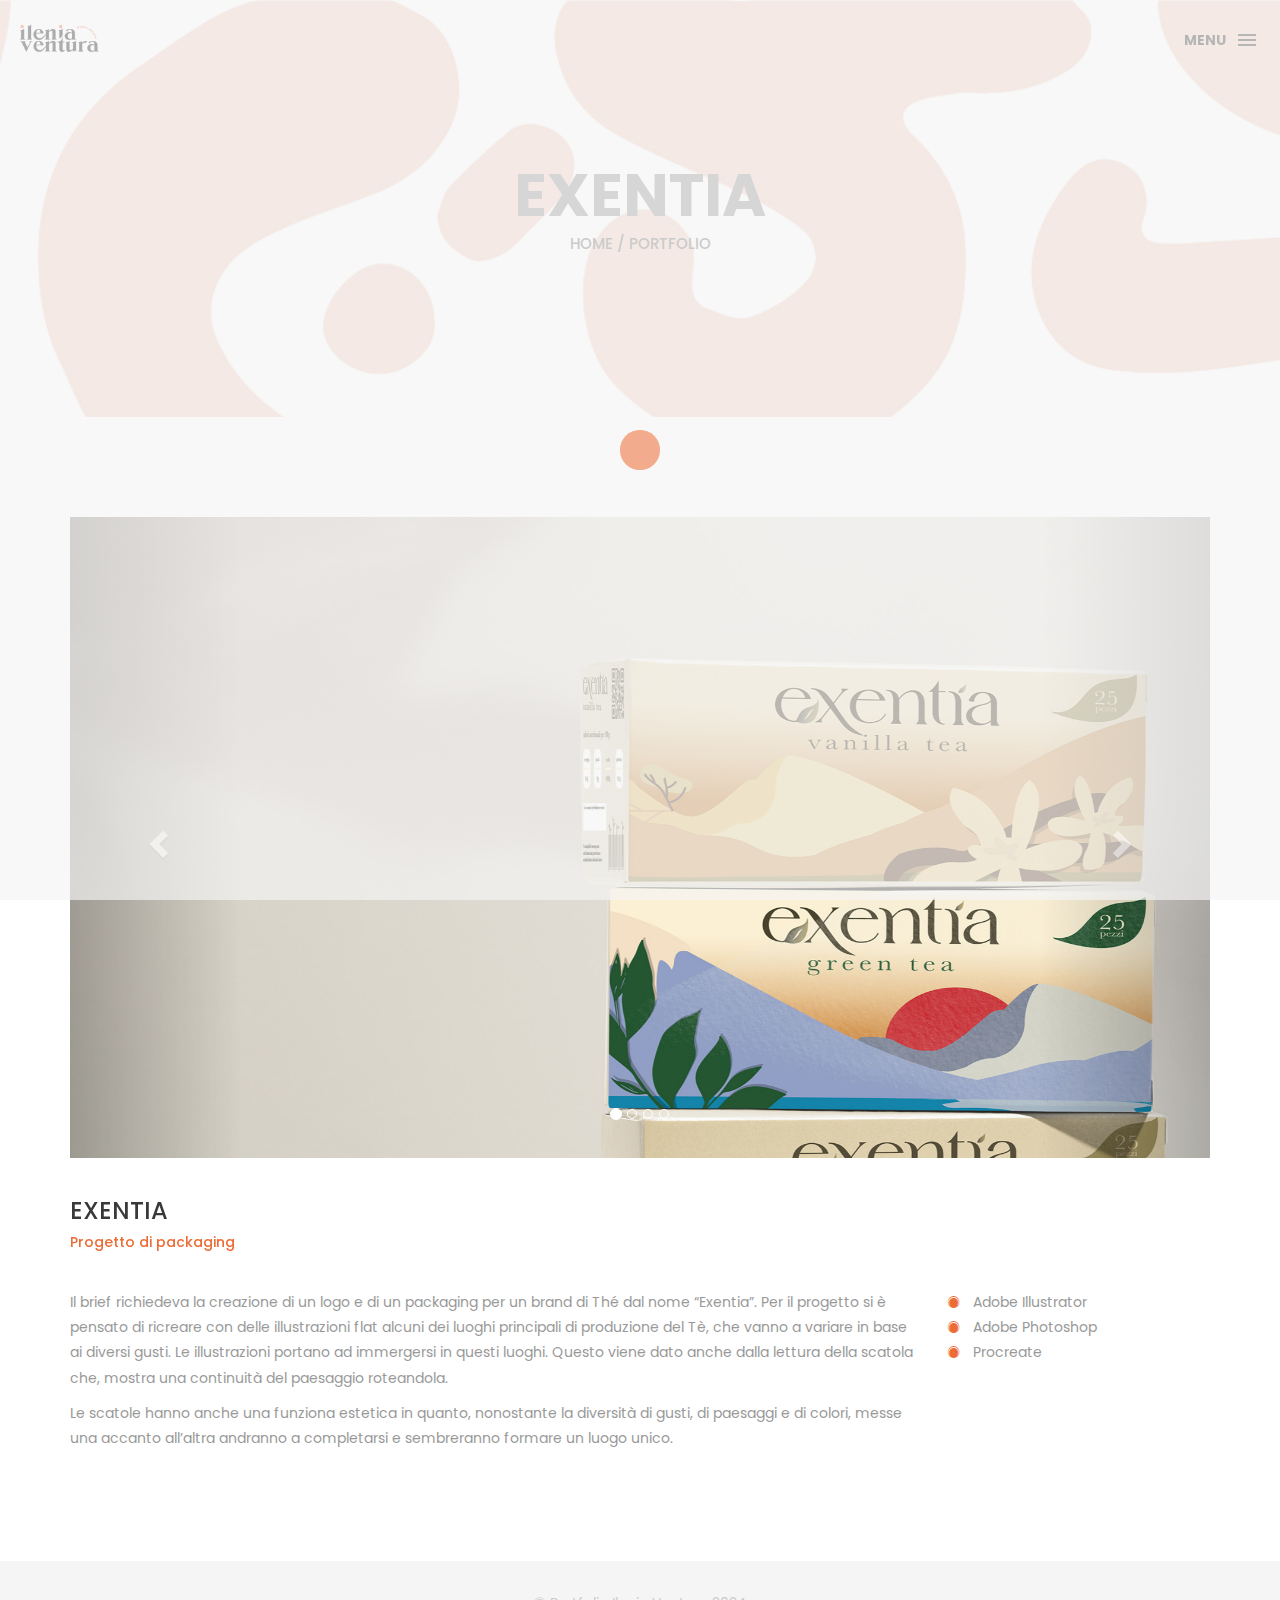
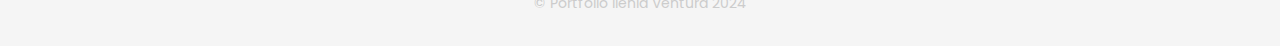
<file: Exentia.html>
<!DOCTYPE html>
<html lang="en">

<head>
    <meta charset="utf-8">
    <meta http-equiv="X-UA-Compatible" content="IE=edge">
    <meta name="viewport" content="width=device-width, initial-scale=1">
    <!-- The above 3 meta tags *must* come first in the head; any other head content must come *after* these tags -->
    <title>Portfolio Ilenia Ventura</title>
    <link rel="icon" href="img/fav.png" type="image/x-icon">

    <!-- Bootstrap -->
    <link href="css/bootstrap.min.css" rel="stylesheet">
    <link href="ionicons/css/ionicons.min.css" rel="stylesheet">



    <!-- main css -->
    <link href="css/style.css" rel="stylesheet">



    <!-- modernizr -->
    <script src="js/modernizr.js"></script>
    <script src="https://stackpath.bootstrapcdn.com/bootstrap/4.5.2/js/bootstrap.min.js"></script>


    <!-- HTML5 shim and Respond.js for IE8 support of HTML5 elements and media queries -->
    <!-- WARNING: Respond.js doesn't work if you view the page via file:// -->
    <!--[if lt IE 9]>
      <script src="https://oss.maxcdn.com/html5shiv/3.7.2/html5shiv.min.js"></script>
      <script src="https://oss.maxcdn.com/respond/1.4.2/respond.min.js"></script>
    <![endif]-->
</head>

<body>

    <!-- Preloader -->
    <div id="preloader">
        <div class="pre-container">
            <div class="spinner">
                <div class="double-bounce1"></div>
                <div class="double-bounce2"></div>
            </div>
        </div>
    </div>
    <!-- end Preloader -->

    <div class="container-fluid">
       <!-- box-header -->
        <header class="box-header">
            <div class="box-logo">
                <a href="index.html"><img src="img/logo.png" width="80" alt="Logo"></a>
            </div>
            <!-- box-nav -->
            <a class="box-primary-nav-trigger" href="#0">
                <span class="box-menu-text">Menu</span><span class="box-menu-icon"></span>
            </a>
            <!-- box-primary-nav-trigger -->
        </header>
        <!-- end box-header -->

        <!-- nav -->
        <nav>
            <ul class="box-primary-nav">
                <li class="box-label">Portfolio <i class="ion-ios-circle-filled color"></i></li>
                <li><a href="about.html">Chi sono</a></li>
                <li><a href="services.html">Servizi</a></li>
                <li><a href="contact.html">contatti</a></li>
            </ul>
        </nav>
        <!-- end nav -->
    </div>

    <!-- top-bar -->
    <div class="top-bar">
        <h1>Exentia</h1>
        <p><a href="index.html">Home</a> / <a href="portfolio.html">portfolio</a></p>
    </div>
    <!-- end top-bar -->

    <!-- main-container -->
    <div class="container main-container">
        <div class="col-md-12">

                    <div id="myCarousel" class="carousel slide" data-ride="carousel">
                        <!-- Indicators -->
                        <ol class="carousel-indicators">
                            <li data-target="#myCarousel" data-slide-to="0" class="active"></li>
                            <li data-target="#myCarousel" data-slide-to="1"></li>
                            <li data-target="#myCarousel" data-slide-to="2"></li>
                            <li data-target="#myCarousel" data-slide-to="3"></li>
                        </ol>

                        <!-- Wrapper for slides -->
                        <div class="carousel-inner" role="listbox">
                            <div class="item active">
                                <img src="img/PROG6/1.jpg" alt="Slide 1">
                            </div>

                            <div class="item">
                                <img src="img/PROG6/2.jpg" alt="Slide 2">
                            </div>

                            <div class="item">
                                <img src="img/PROG6/3.jpg" alt="Slide 3">
                            </div>

                            <div class="item">
                                <img src="img/PROG6/4.jpg" alt="Slide 4">
                            </div>
                        </div>

                        <!-- Left and right controls -->
                        <a class="left carousel-control" href="#myCarousel" role="button" data-slide="prev">
                            <span class="glyphicon glyphicon-chevron-left" aria-hidden="true"></span>
                            <span class="sr-only">Previous</span>
                        </a>
                        <a class="right carousel-control" href="#myCarousel" role="button" data-slide="next">
                            <span class="glyphicon glyphicon-chevron-right" aria-hidden="true"></span>
                            <span class="sr-only">Next</span>
                        </a>
                    </div>




        </div>

        <div class="col-md-12">
            <h3 class="text-uppercase">Exentia</h3>
            <h5>Progetto di packaging</h5>
            <div class="h-30"></div>
        </div>

        <div class="col-md-9">
            <p>Il brief richiedeva la creazione di un logo e di un packaging per un brand di Thé dal nome “Exentia”.
                Per il progetto si è pensato di ricreare con delle illustrazioni flat alcuni dei luoghi principali di produzione del Tè, che vanno a variare in base ai diversi gusti. Le illustrazioni portano ad immergersi in questi luoghi. Questo viene dato anche dalla lettura della scatola che, mostra una continuità del paesaggio roteandola. </p>

            <p>Le scatole hanno anche una funziona estetica in quanto, nonostante la diversità di gusti, di paesaggi e di colori, messe una accanto all’altra andranno a completarsi e sembreranno formare un luogo unico. </p>
        </div>

        <div class="col-md-3">
            <ul class="cat-ul">
                <li><i class="ion-ios-circle-filled"></i> Adobe Illustrator</li>
                <li><i class="ion-ios-circle-filled"></i> Adobe Photoshop</li>
                <li><i class="ion-ios-circle-filled"></i> Procreate</li>
            </ul>
            <div class="h-10"></div>
        </div>
    </div>
    <!-- end main-container -->


    <!-- footer -->
    <footer>
        <div class="container-fluid">
            <p class="copyright">© Portfolio Ilenia Ventura 2024</p>
        </div>
    </footer>
    <!-- end footer -->

    <!-- back to top -->
    <a href="#0" class="cd-top"><i class="ion-android-arrow-up"></i></a>
    <!-- end back to top -->




    <!-- jQuery -->
    <script src="js/jquery-2.1.1.js"></script>
    <!--  plugins -->
    <script src="js/bootstrap.min.js"></script>
    <script src="js/menu.js"></script>
    <script src="js/animated-headline.js"></script>
    <script src="js/isotope.pkgd.min.js"></script>


    <!--  custom script -->
    <script src="js/custom.js"></script>

</body>

</html>
</file>
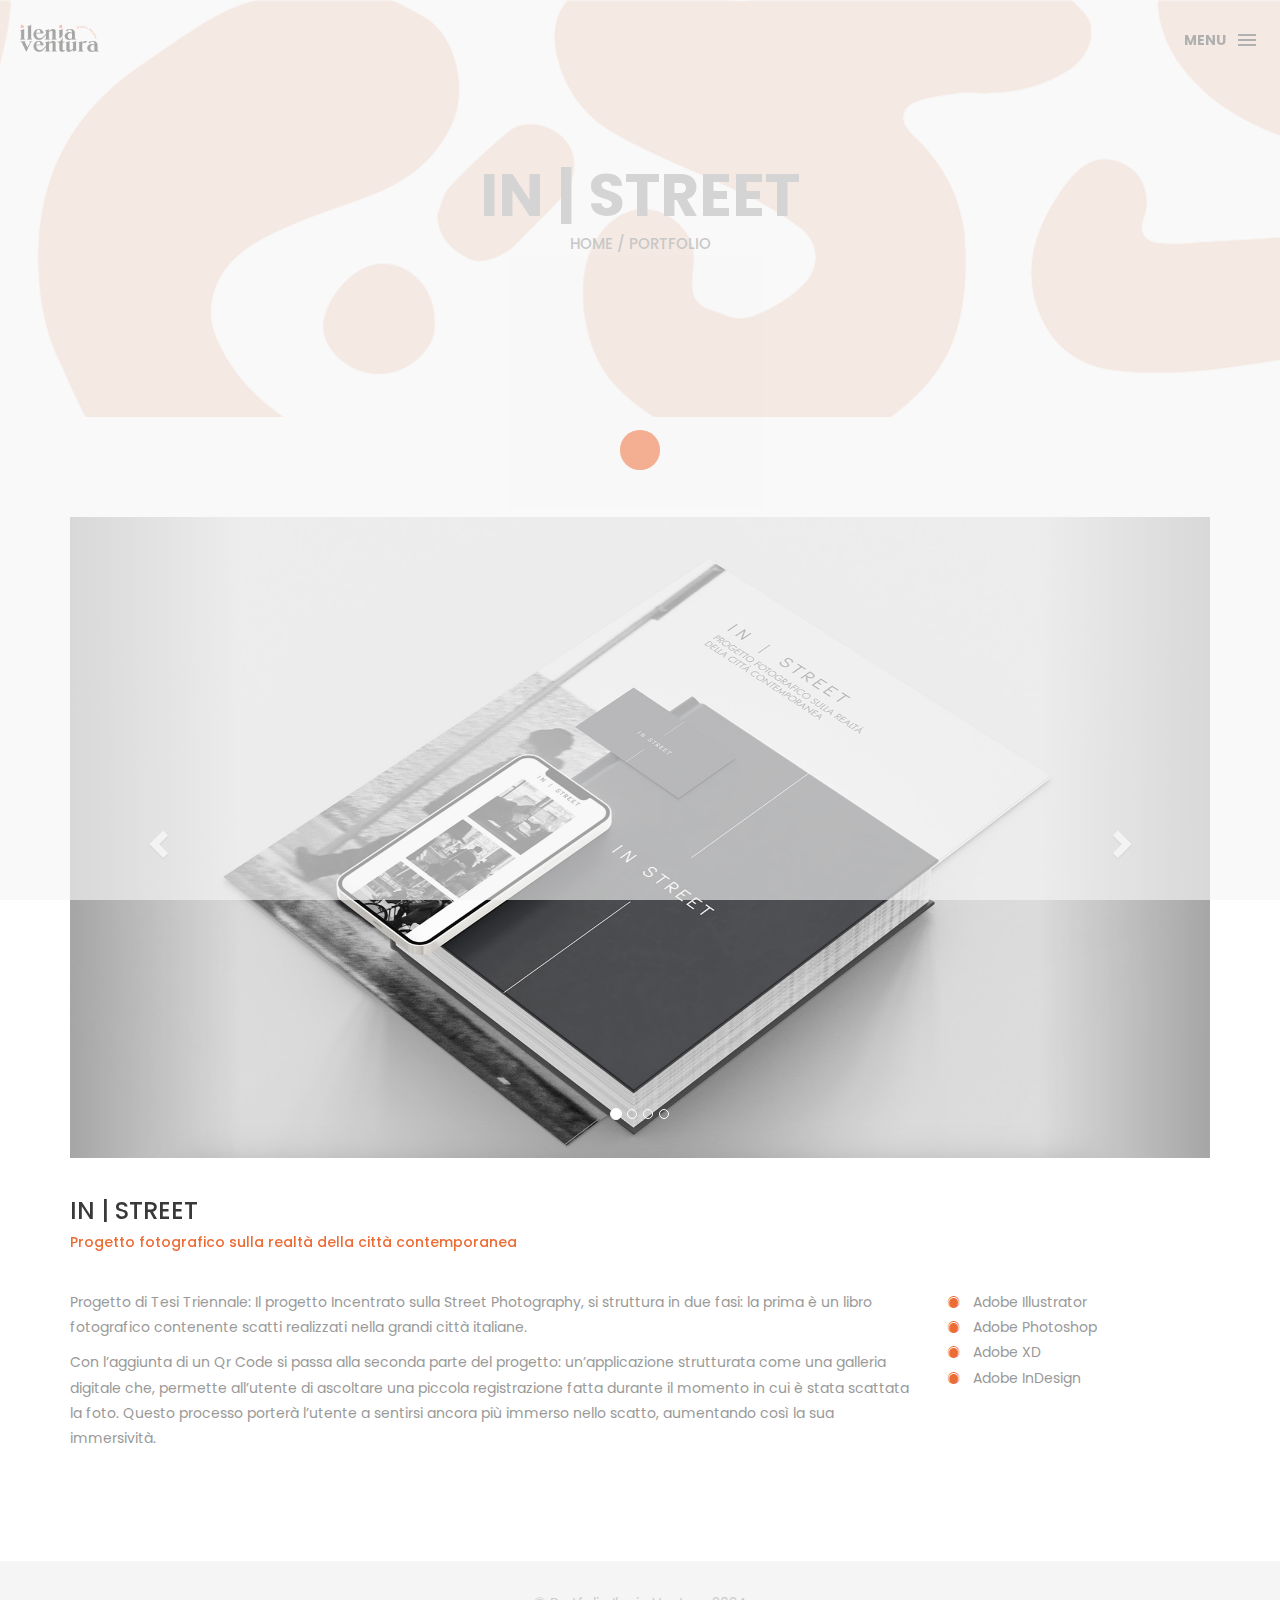
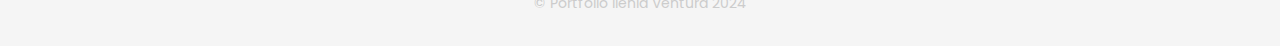
<file: INSTREET.html>
<!DOCTYPE html>
<html lang="en">

<head>
    <meta charset="utf-8">
    <meta http-equiv="X-UA-Compatible" content="IE=edge">
    <meta name="viewport" content="width=device-width, initial-scale=1">
    <!-- The above 3 meta tags *must* come first in the head; any other head content must come *after* these tags -->
    <title>Portfolio Ilenia Ventura</title>
    <link rel="icon" href="img/fav.png" type="image/x-icon">

    <!-- Bootstrap -->
    <link href="css/bootstrap.min.css" rel="stylesheet">
    <link href="ionicons/css/ionicons.min.css" rel="stylesheet">



    <!-- main css -->
    <link href="css/style.css" rel="stylesheet">



    <!-- modernizr -->
    <script src="js/modernizr.js"></script>
    <script src="https://stackpath.bootstrapcdn.com/bootstrap/4.5.2/js/bootstrap.min.js"></script>


    <!-- HTML5 shim and Respond.js for IE8 support of HTML5 elements and media queries -->
    <!-- WARNING: Respond.js doesn't work if you view the page via file:// -->
    <!--[if lt IE 9]>
      <script src="https://oss.maxcdn.com/html5shiv/3.7.2/html5shiv.min.js"></script>
      <script src="https://oss.maxcdn.com/respond/1.4.2/respond.min.js"></script>
    <![endif]-->
</head>

<body>

    <!-- Preloader -->
    <div id="preloader">
        <div class="pre-container">
            <div class="spinner">
                <div class="double-bounce1"></div>
                <div class="double-bounce2"></div>
            </div>
        </div>
    </div>
    <!-- end Preloader -->

    <div class="container-fluid">
       <!-- box-header -->
        <header class="box-header">
            <div class="box-logo">
                <a href="index.html"><img src="img/logo.png" width="80" alt="Logo"></a>
            </div>
            <!-- box-nav -->
            <a class="box-primary-nav-trigger" href="#0">
                <span class="box-menu-text">Menu</span><span class="box-menu-icon"></span>
            </a>
            <!-- box-primary-nav-trigger -->
        </header>
        <!-- end box-header -->

        <!-- nav -->
        <nav>
            <ul class="box-primary-nav">
                <li class="box-label">Portfolio <i class="ion-ios-circle-filled color"></i></li>
                <li><a href="about.html">Chi sono</a></li>
                <li><a href="services.html">Servizi</a></li>
                <li><a href="contact.html">contatti</a></li>
            </ul>
        </nav>
        <!-- end nav -->
    </div>

    <!-- top-bar -->
    <div class="top-bar">
        <h1>IN | STREET</h1>
        <p><a href="index.html">Home</a> / <a href="portfolio.html">portfolio</a></p>
    </div>
    <!-- end top-bar -->

    <!-- main-container -->
    <div class="container main-container">
        <div class="col-md-12">

                    <div id="myCarousel" class="carousel slide" data-ride="carousel">
                        <!-- Indicators -->
                        <ol class="carousel-indicators">
                            <li data-target="#myCarousel" data-slide-to="0" class="active"></li>
                            <li data-target="#myCarousel" data-slide-to="1"></li>
                            <li data-target="#myCarousel" data-slide-to="2"></li>
                            <li data-target="#myCarousel" data-slide-to="3"></li>
                        </ol>

                        <!-- Wrapper for slides -->
                        <div class="carousel-inner" role="listbox">
                            <div class="item active">
                                <img src="img/PROG4/2.jpg" alt="Slide 1">
                            </div>

                            <div class="item">
                                <img src="img/PROG4/1.jpg" alt="Slide 2">
                            </div>

                            <div class="item">
                                <img src="img/PROG4/3.jpg" alt="Slide 3">
                            </div>

                            <div class="item">
                                <img src="img/PROG4/4.jpg" alt="Slide 4">
                            </div>
                        </div>

                        <!-- Left and right controls -->
                        <a class="left carousel-control" href="#myCarousel" role="button" data-slide="prev">
                            <span class="glyphicon glyphicon-chevron-left" aria-hidden="true"></span>
                            <span class="sr-only">Previous</span>
                        </a>
                        <a class="right carousel-control" href="#myCarousel" role="button" data-slide="next">
                            <span class="glyphicon glyphicon-chevron-right" aria-hidden="true"></span>
                            <span class="sr-only">Next</span>
                        </a>
                    </div>




        </div>

        <div class="col-md-12">
            <h3 class="text-uppercase">IN | STREET</h3>
            <h5>Progetto fotografico sulla realtà della città contemporanea</h5>
            <div class="h-30"></div>
        </div>

        <div class="col-md-9">
            <p>Progetto di Tesi Triennale:
                Il progetto Incentrato sulla Street Photography, si struttura in due fasi: la prima è un libro fotografico contenente scatti realizzati nella grandi città italiane. </p>

            <p>Con l’aggiunta di un Qr Code si passa alla seconda parte del progetto: un’applicazione strutturata come una galleria digitale che, permette all’utente di ascoltare una piccola registrazione fatta durante il momento in cui è stata scattata la foto. Questo processo porterà l’utente a sentirsi ancora più immerso nello scatto, aumentando
                così la sua immersività. </p>
        </div>

        <div class="col-md-3">
            <ul class="cat-ul">
                <li><i class="ion-ios-circle-filled"></i> Adobe Illustrator</li>
                <li><i class="ion-ios-circle-filled"></i> Adobe Photoshop</li>
                <li><i class="ion-ios-circle-filled"></i> Adobe XD</li>
                <li><i class="ion-ios-circle-filled"></i> Adobe InDesign</li>

            </ul>
            <div class="h-10"></div>
        </div>
    </div>
    <!-- end main-container -->


    <!-- footer -->
    <footer>
        <div class="container-fluid">
            <p class="copyright">© Portfolio Ilenia Ventura 2024</p>
        </div>
    </footer>
    <!-- end footer -->

    <!-- back to top -->
    <a href="#0" class="cd-top"><i class="ion-android-arrow-up"></i></a>
    <!-- end back to top -->




    <!-- jQuery -->
    <script src="js/jquery-2.1.1.js"></script>
    <!--  plugins -->
    <script src="js/bootstrap.min.js"></script>
    <script src="js/menu.js"></script>
    <script src="js/animated-headline.js"></script>
    <script src="js/isotope.pkgd.min.js"></script>


    <!--  custom script -->
    <script src="js/custom.js"></script>

</body>

</html>
</file>
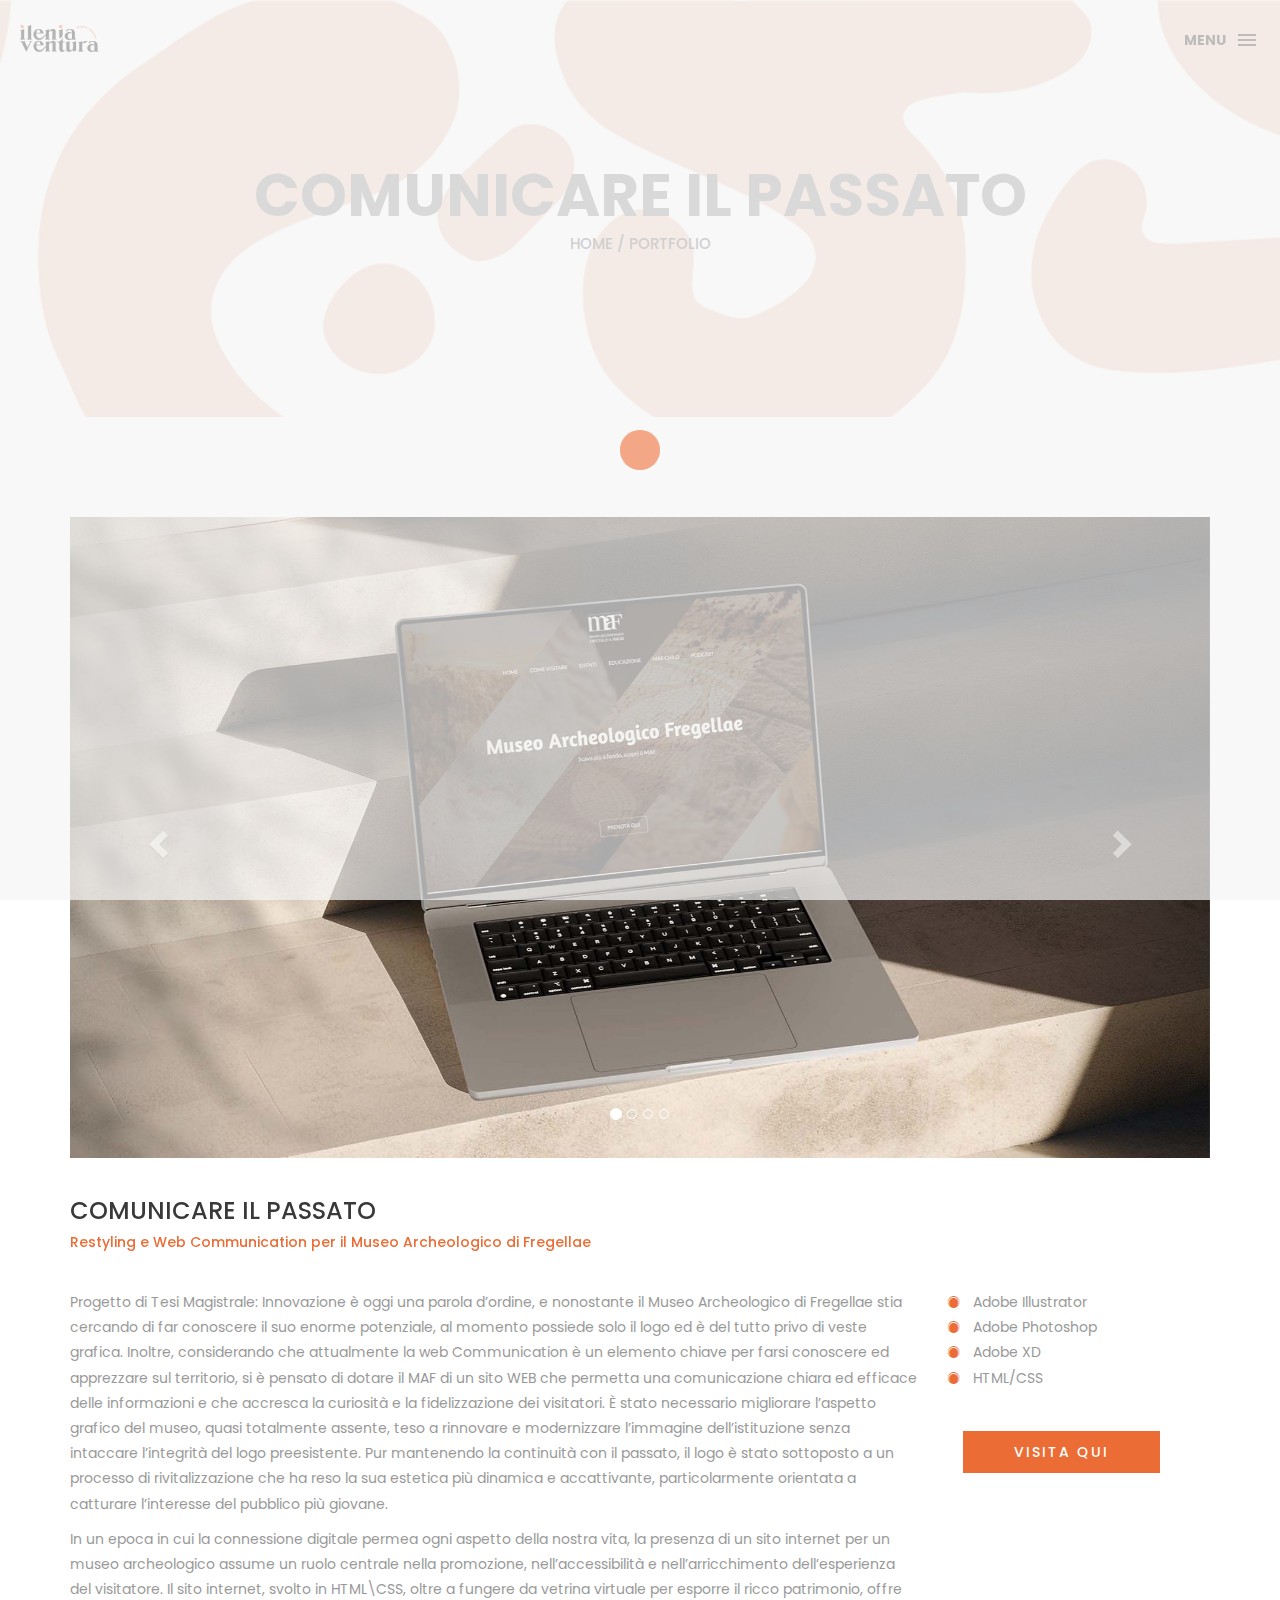
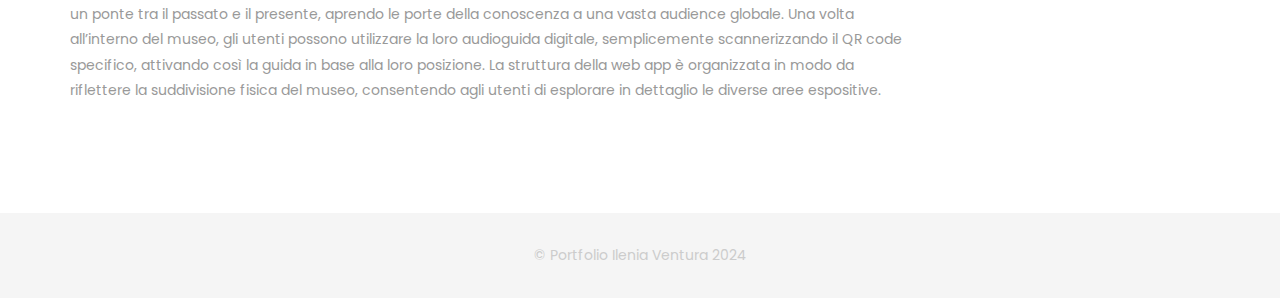
<file: MAF.html>
<!DOCTYPE html>
<html lang="en">

<head>
    <meta charset="utf-8">
    <meta http-equiv="X-UA-Compatible" content="IE=edge">
    <meta name="viewport" content="width=device-width, initial-scale=1">
    <!-- The above 3 meta tags *must* come first in the head; any other head content must come *after* these tags -->
    <title>Portfolio Ilenia Ventura</title>
    <link rel="icon" href="img/fav.png" type="image/x-icon">

    <!-- Bootstrap -->
    <link href="css/bootstrap.min.css" rel="stylesheet">
    <link href="ionicons/css/ionicons.min.css" rel="stylesheet">



    <!-- main css -->
    <link href="css/style.css" rel="stylesheet">



    <!-- modernizr -->
    <script src="js/modernizr.js"></script>
    <script src="https://stackpath.bootstrapcdn.com/bootstrap/4.5.2/js/bootstrap.min.js"></script>


    <!-- HTML5 shim and Respond.js for IE8 support of HTML5 elements and media queries -->
    <!-- WARNING: Respond.js doesn't work if you view the page via file:// -->
    <!--[if lt IE 9]>
      <script src="https://oss.maxcdn.com/html5shiv/3.7.2/html5shiv.min.js"></script>
      <script src="https://oss.maxcdn.com/respond/1.4.2/respond.min.js"></script>
    <![endif]-->
</head>

<body>

    <!-- Preloader -->
    <div id="preloader">
        <div class="pre-container">
            <div class="spinner">
                <div class="double-bounce1"></div>
                <div class="double-bounce2"></div>
            </div>
        </div>
    </div>
    <!-- end Preloader -->

    <div class="container-fluid">
       <!-- box-header -->
        <header class="box-header">
            <div class="box-logo">
                <a href="index.html"><img src="img/logo.png" width="80" alt="Logo"></a>
            </div>
            <!-- box-nav -->
            <a class="box-primary-nav-trigger" href="#0">
                <span class="box-menu-text">Menu</span><span class="box-menu-icon"></span>
            </a>
            <!-- box-primary-nav-trigger -->
        </header>
        <!-- end box-header -->

        <!-- nav -->
        <nav>
            <ul class="box-primary-nav">
                <li class="box-label">Portfolio <i class="ion-ios-circle-filled color"></i></li>
                <li><a href="about.html">Chi sono</a></li>
                <li><a href="services.html">Servizi</a></li>
                <li><a href="contact.html">contatti</a></li>
            </ul>
        </nav>
        <!-- end nav -->
    </div>

    <!-- top-bar -->
    <div class="top-bar">
        <h1>Comunicare il passato</h1>
        <p><a href="index.html">Home</a> / <a href="portfolio.html">portfolio</a></p>
    </div>
    <!-- end top-bar -->

    <!-- main-container -->
    <div class="container main-container">
        <div class="col-md-12">

                    <div id="myCarousel" class="carousel slide" data-ride="carousel">
                        <!-- Indicators -->
                        <ol class="carousel-indicators">
                            <li data-target="#myCarousel" data-slide-to="0" class="active"></li>
                            <li data-target="#myCarousel" data-slide-to="1"></li>
                            <li data-target="#myCarousel" data-slide-to="2"></li>
                            <li data-target="#myCarousel" data-slide-to="3"></li>
                        </ol>

                        <!-- Wrapper for slides -->
                        <div class="carousel-inner" role="listbox">
                            <div class="item active">
                                <img src="img/PROG3/4.jpg" alt="Slide 1">
                            </div>

                            <div class="item">
                                <img src="img/PROG3/1.jpg" alt="Slide 2">
                            </div>

                            <div class="item">
                                <img src="img/PROG3/2.jpg" alt="Slide 3">
                            </div>

                            <div class="item">
                                <img src="img/PROG3/3.jpg" alt="Slide 4">
                            </div>
                        </div>

                        <!-- Left and right controls -->
                        <a class="left carousel-control" href="#myCarousel" role="button" data-slide="prev">
                            <span class="glyphicon glyphicon-chevron-left" aria-hidden="true"></span>
                            <span class="sr-only">Previous</span>
                        </a>
                        <a class="right carousel-control" href="#myCarousel" role="button" data-slide="next">
                            <span class="glyphicon glyphicon-chevron-right" aria-hidden="true"></span>
                            <span class="sr-only">Next</span>
                        </a>
                    </div>




        </div>

        <div class="col-md-12">
            <h3 class="text-uppercase">Comunicare il passato</h3>
            <h5>Restyling e Web Communication per il Museo Archeologico di Fregellae</h5>
            <div class="h-30"></div>
        </div>

        <div class="col-md-9">
            <p>Progetto di Tesi Magistrale:
                Innovazione è oggi una parola d’ordine, e nonostante il Museo Archeologico di Fregellae stia cercando di far conoscere il suo enorme potenziale, al momento possiede solo il logo ed è del tutto privo di veste grafica. Inoltre, considerando
                 che attualmente la web Communication è un elemento chiave per farsi conoscere ed apprezzare sul territorio, si è pensato di dotare il MAF di un sito WEB che permetta una comunicazione chiara ed efficace delle informazioni e che accresca la curiosità e la fidelizzazione dei visitatori.
                È stato necessario migliorare l’aspetto grafico del museo, quasi totalmente assente, teso a rinnovare e modernizzare l’immagine dell’istituzione senza intaccare l’integrità del logo preesistente. Pur mantenendo la continuità con il passato, il logo è stato sottoposto a un processo di rivitalizzazione che ha reso la sua estetica più dinamica e accattivante, particolarmente orientata a catturare l’interesse del pubblico più giovane. </p>

            <p>In un epoca in cui la connessione digitale permea ogni aspetto della nostra vita, la presenza di un sito internet per un museo archeologico assume un ruolo centrale nella promozione, nell’accessibilità e nell’arricchimento dell’esperienza del visitatore. Il sito internet, svolto in HTML\CSS, oltre a fungere da vetrina virtuale per esporre il ricco patrimonio, offre un ponte tra il passato e il presente, aprendo le porte della conoscenza a una vasta audience globale.
                Una volta all’interno del museo, gli utenti possono utilizzare la loro audioguida digitale, semplicemente scannerizzando il QR code specifico, attivando così la guida in base alla loro posizione. La struttura della web app è organizzata in modo da riflettere la suddivisione fisica del museo, consentendo agli utenti di esplorare in dettaglio le diverse aree espositive. </p>
        </div>

        <div class="col-md-3">
            <ul class="cat-ul">
                <li><i class="ion-ios-circle-filled"></i> Adobe Illustrator</li>
                <li><i class="ion-ios-circle-filled"></i> Adobe Photoshop</li>
                <li><i class="ion-ios-circle-filled"></i> Adobe XD</li>
                <li><i class="ion-ios-circle-filled"></i> HTML/CSS</li>
            </ul>
            <div class="h-10"></div>
            <div class="col-md-12">
                <a href="https://claudiavnt.github.io/maf/index.html">
                    <button type="button" class="btn btn-box">Visita qui</button>
                </a>
            </div>
        </div>
    </div>
    <!-- end main-container -->


    <!-- footer -->
    <footer>
        <div class="container-fluid">
            <p class="copyright">© Portfolio Ilenia Ventura 2024</p>
        </div>
    </footer>
    <!-- end footer -->

    <!-- back to top -->
    <a href="#0" class="cd-top"><i class="ion-android-arrow-up"></i></a>
    <!-- end back to top -->




    <!-- jQuery -->
    <script src="js/jquery-2.1.1.js"></script>
    <!--  plugins -->
    <script src="js/bootstrap.min.js"></script>
    <script src="js/menu.js"></script>
    <script src="js/animated-headline.js"></script>
    <script src="js/isotope.pkgd.min.js"></script>


    <!--  custom script -->
    <script src="js/custom.js"></script>

</body>

</html>
</file>
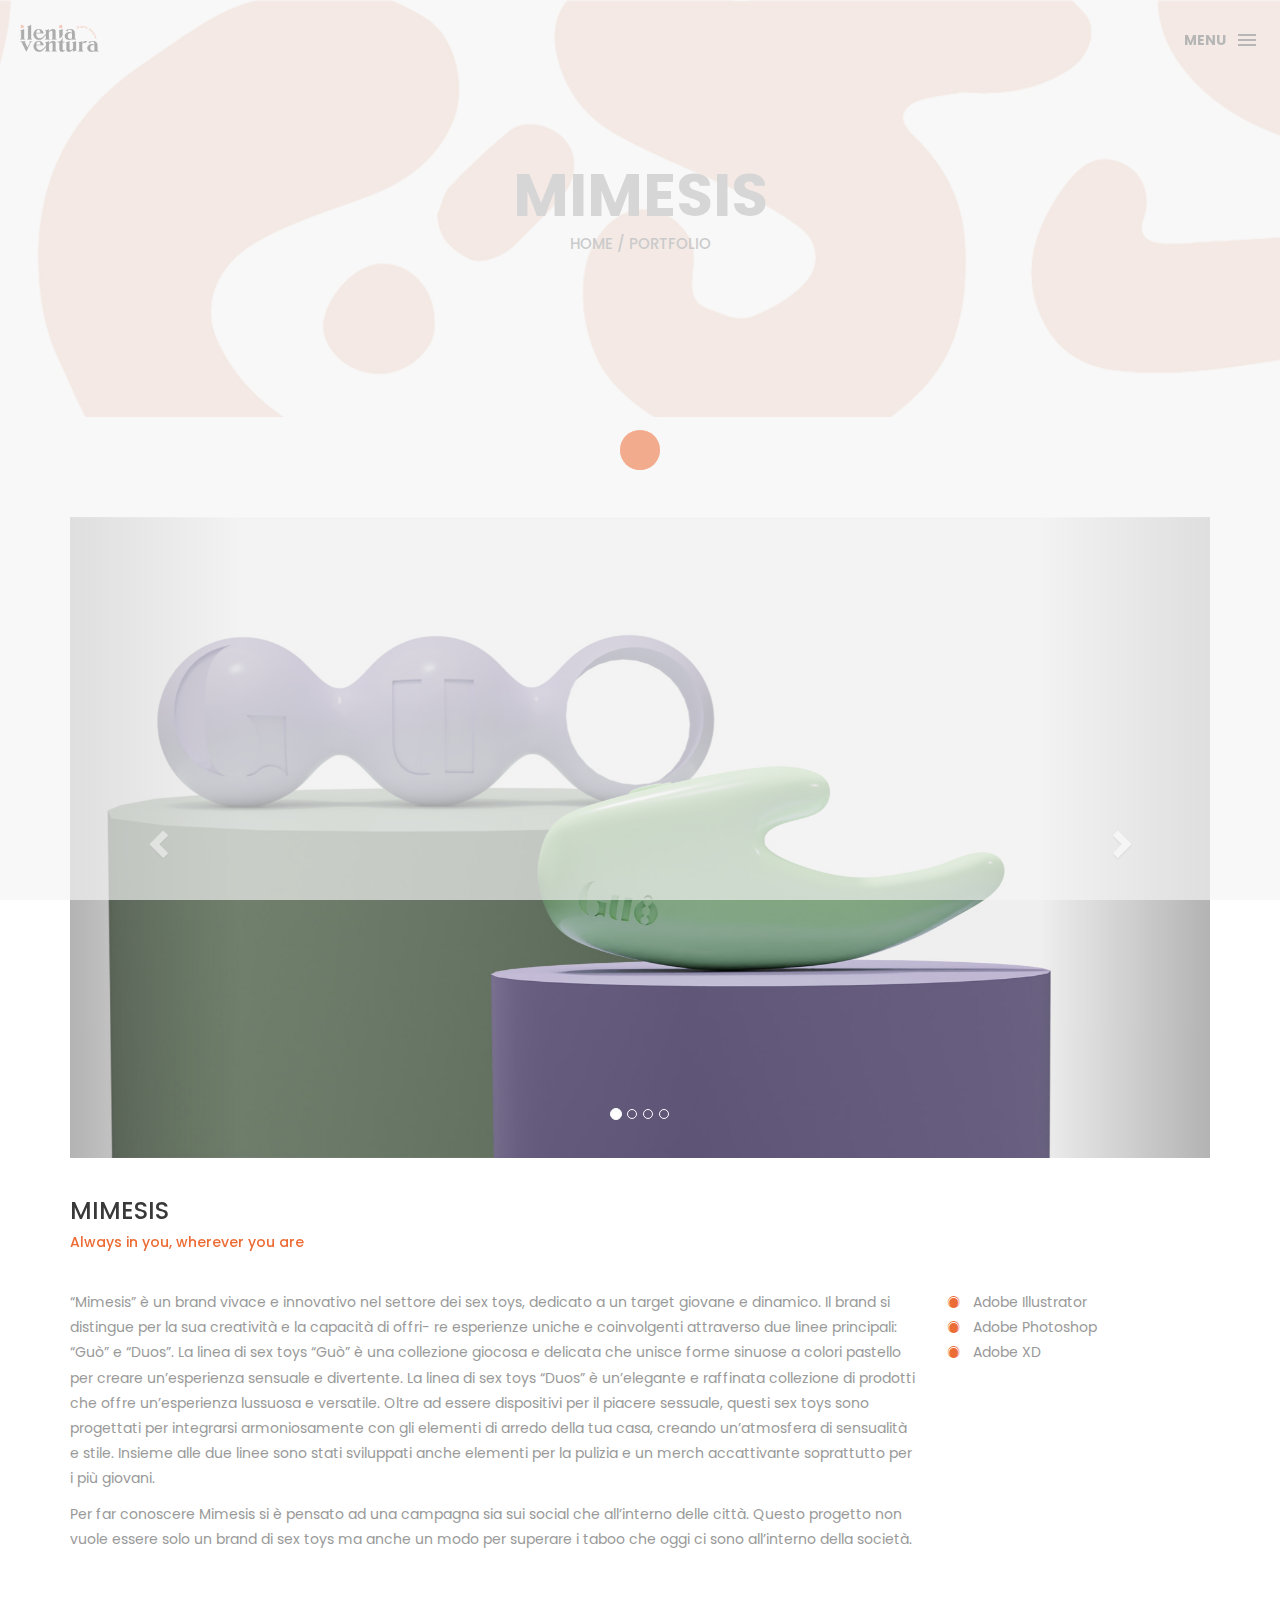
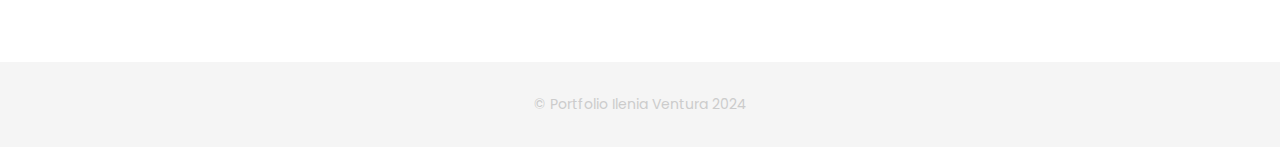
<file: mimesis.html>
<!DOCTYPE html>
<html lang="en">

<head>
    <meta charset="utf-8">
    <meta http-equiv="X-UA-Compatible" content="IE=edge">
    <meta name="viewport" content="width=device-width, initial-scale=1">
    <!-- The above 3 meta tags *must* come first in the head; any other head content must come *after* these tags -->
    <title>Portfolio Ilenia Ventura</title>
    <link rel="icon" href="img/fav.png" type="image/x-icon">

    <!-- Bootstrap -->
    <link href="css/bootstrap.min.css" rel="stylesheet">
    <link href="ionicons/css/ionicons.min.css" rel="stylesheet">



    <!-- main css -->
    <link href="css/style.css" rel="stylesheet">



    <!-- modernizr -->
    <script src="js/modernizr.js"></script>
    <script src="https://stackpath.bootstrapcdn.com/bootstrap/4.5.2/js/bootstrap.min.js"></script>


    <!-- HTML5 shim and Respond.js for IE8 support of HTML5 elements and media queries -->
    <!-- WARNING: Respond.js doesn't work if you view the page via file:// -->
    <!--[if lt IE 9]>
      <script src="https://oss.maxcdn.com/html5shiv/3.7.2/html5shiv.min.js"></script>
      <script src="https://oss.maxcdn.com/respond/1.4.2/respond.min.js"></script>
    <![endif]-->
</head>

<body>

    <!-- Preloader -->
    <div id="preloader">
        <div class="pre-container">
            <div class="spinner">
                <div class="double-bounce1"></div>
                <div class="double-bounce2"></div>
            </div>
        </div>
    </div>
    <!-- end Preloader -->

    <div class="container-fluid">
       <!-- box-header -->
        <header class="box-header">
            <div class="box-logo">
                <a href="index.html"><img src="img/logo.png" width="80" alt="Logo"></a>
            </div>
            <!-- box-nav -->
            <a class="box-primary-nav-trigger" href="#0">
                <span class="box-menu-text">Menu</span><span class="box-menu-icon"></span>
            </a>
            <!-- box-primary-nav-trigger -->
        </header>
        <!-- end box-header -->

        <!-- nav -->
        <nav>
            <ul class="box-primary-nav">
                <li class="box-label">Portfolio <i class="ion-ios-circle-filled color"></i></li>
                <li><a href="about.html">Chi sono</a></li>
                <li><a href="services.html">Servizi</a></li>
                <li><a href="contact.html">contatti</a></li>
            </ul>
        </nav>
        <!-- end nav -->
    </div>

    <!-- top-bar -->
    <div class="top-bar">
        <h1>Mimesis</h1>
        <p><a href="index.html">Home</a> / <a href="portfolio.html">portfolio</a></p>
    </div>
    <!-- end top-bar -->

    <!-- main-container -->
    <div class="container main-container">
        <div class="col-md-12">

                    <div id="myCarousel" class="carousel slide" data-ride="carousel">
                        <!-- Indicators -->
                        <ol class="carousel-indicators">
                            <li data-target="#myCarousel" data-slide-to="0" class="active"></li>
                            <li data-target="#myCarousel" data-slide-to="1"></li>
                            <li data-target="#myCarousel" data-slide-to="2"></li>
                            <li data-target="#myCarousel" data-slide-to="3"></li>
                        </ol>

                        <!-- Wrapper for slides -->
                        <div class="carousel-inner" role="listbox">
                            <div class="item active">
                                <img src="img/PROG2/1.jpg" alt="Slide 1">
                            </div>

                            <div class="item">
                                <img src="img/PROG2/2.jpg" alt="Slide 2">
                            </div>

                            <div class="item">
                                <img src="img/PROG2/3.jpg" alt="Slide 3">
                            </div>

                            <div class="item">
                                <img src="img/PROG2/4.jpg" alt="Slide 4">
                            </div>
                        </div>

                        <!-- Left and right controls -->
                        <a class="left carousel-control" href="#myCarousel" role="button" data-slide="prev">
                            <span class="glyphicon glyphicon-chevron-left" aria-hidden="true"></span>
                            <span class="sr-only">Previous</span>
                        </a>
                        <a class="right carousel-control" href="#myCarousel" role="button" data-slide="next">
                            <span class="glyphicon glyphicon-chevron-right" aria-hidden="true"></span>
                            <span class="sr-only">Next</span>
                        </a>
                    </div>




        </div>

        <div class="col-md-12">
            <h3 class="text-uppercase">Mimesis</h3>
            <h5>Always in you, wherever you are</h5>
            <div class="h-30"></div>
        </div>

        <div class="col-md-9">
            <p>“Mimesis” è un brand vivace e innovativo nel settore dei sex toys, dedicato a un target giovane e dinamico.
                Il brand si distingue per la sua creatività e la capacità di offri- re esperienze uniche e coinvolgenti attraverso due linee principali: “Guò” e “Duos”.
                La linea di sex toys “Guò” è una collezione giocosa e delicata che unisce forme sinuose a colori pastello per creare un’esperienza sensuale e divertente.
                La linea di sex toys “Duos” è un’elegante e raffinata collezione di prodotti che offre un’esperienza lussuosa e versatile.
                Oltre ad essere dispositivi per il piacere sessuale, questi sex toys sono progettati per integrarsi armoniosamente con gli elementi di arredo della tua casa, creando un’atmosfera di sensualità e stile. Insieme alle due linee sono stati sviluppati anche elementi per la pulizia e un merch accattivante soprattutto per i più giovani. </p>

            <p>Per far conoscere Mimesis si è pensato ad una campagna sia sui social che all’interno delle città. Questo progetto non vuole essere solo un brand di sex toys ma anche un modo per superare i taboo che oggi ci sono all’interno della società. </p>
        </div>

        <div class="col-md-3">
            <ul class="cat-ul">
                <li><i class="ion-ios-circle-filled"></i> Adobe Illustrator</li>
                <li><i class="ion-ios-circle-filled"></i> Adobe Photoshop</li>
                <li><i class="ion-ios-circle-filled"></i> Adobe XD</li>
            </ul>
            <div class="h-10"></div>
        </div>
    </div>
    <!-- end main-container -->


    <!-- footer -->
    <footer>
        <div class="container-fluid">
            <p class="copyright">© Portfolio Ilenia Ventura 2024</p>
        </div>
    </footer>
    <!-- end footer -->

    <!-- back to top -->
    <a href="#0" class="cd-top"><i class="ion-android-arrow-up"></i></a>
    <!-- end back to top -->




    <!-- jQuery -->
    <script src="js/jquery-2.1.1.js"></script>
    <!--  plugins -->
    <script src="js/bootstrap.min.js"></script>
    <script src="js/menu.js"></script>
    <script src="js/animated-headline.js"></script>
    <script src="js/isotope.pkgd.min.js"></script>


    <!--  custom script -->
    <script src="js/custom.js"></script>

</body>

</html>
</file>
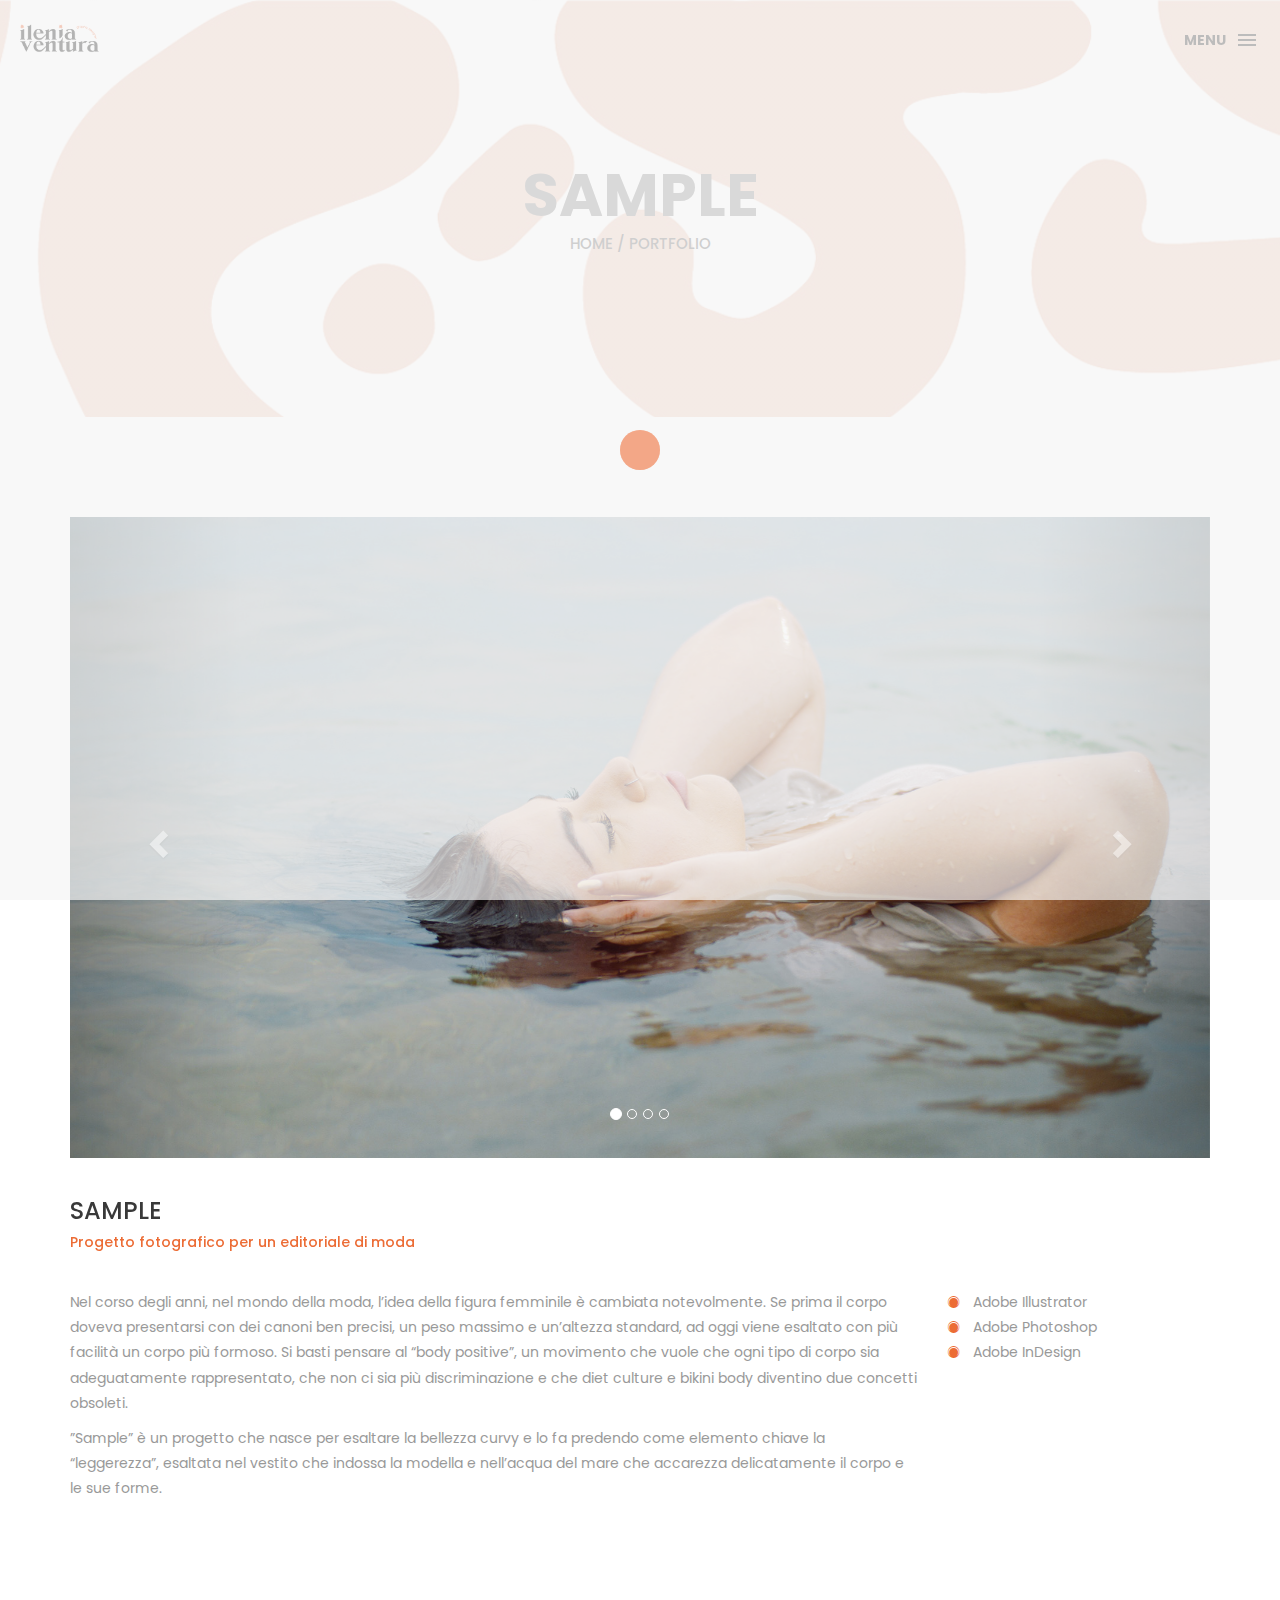
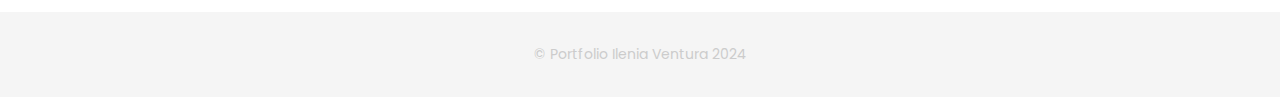
<file: sample.html>
<!DOCTYPE html>
<html lang="en">

<head>
    <meta charset="utf-8">
    <meta http-equiv="X-UA-Compatible" content="IE=edge">
    <meta name="viewport" content="width=device-width, initial-scale=1">
    <!-- The above 3 meta tags *must* come first in the head; any other head content must come *after* these tags -->
    <title>Portfolio Ilenia Ventura</title>
    <link rel="icon" href="img/fav.png" type="image/x-icon">

    <!-- Bootstrap -->
    <link href="css/bootstrap.min.css" rel="stylesheet">
    <link href="ionicons/css/ionicons.min.css" rel="stylesheet">



    <!-- main css -->
    <link href="css/style.css" rel="stylesheet">



    <!-- modernizr -->
    <script src="js/modernizr.js"></script>
    <script src="https://stackpath.bootstrapcdn.com/bootstrap/4.5.2/js/bootstrap.min.js"></script>


    <!-- HTML5 shim and Respond.js for IE8 support of HTML5 elements and media queries -->
    <!-- WARNING: Respond.js doesn't work if you view the page via file:// -->
    <!--[if lt IE 9]>
      <script src="https://oss.maxcdn.com/html5shiv/3.7.2/html5shiv.min.js"></script>
      <script src="https://oss.maxcdn.com/respond/1.4.2/respond.min.js"></script>
    <![endif]-->
</head>

<body>

    <!-- Preloader -->
    <div id="preloader">
        <div class="pre-container">
            <div class="spinner">
                <div class="double-bounce1"></div>
                <div class="double-bounce2"></div>
            </div>
        </div>
    </div>
    <!-- end Preloader -->

    <div class="container-fluid">
       <!-- box-header -->
        <header class="box-header">
            <div class="box-logo">
                <a href="index.html"><img src="img/logo.png" width="80" alt="Logo"></a>
            </div>
            <!-- box-nav -->
            <a class="box-primary-nav-trigger" href="#0">
                <span class="box-menu-text">Menu</span><span class="box-menu-icon"></span>
            </a>
            <!-- box-primary-nav-trigger -->
        </header>
        <!-- end box-header -->

        <!-- nav -->
        <nav>
            <ul class="box-primary-nav">
                <li class="box-label">Portfolio <i class="ion-ios-circle-filled color"></i></li>
                <li><a href="about.html">Chi sono</a></li>
                <li><a href="services.html">Servizi</a></li>
                <li><a href="contact.html">contatti</a></li>
            </ul>
        </nav>
        <!-- end nav -->
    </div>

    <!-- top-bar -->
    <div class="top-bar">
        <h1>Sample</h1>
        <p><a href="index.html">Home</a> / <a href="portfolio.html">portfolio</a></p>
    </div>
    <!-- end top-bar -->

    <!-- main-container -->
    <div class="container main-container">
        <div class="col-md-12">

                    <div id="myCarousel" class="carousel slide" data-ride="carousel">
                        <!-- Indicators -->
                        <ol class="carousel-indicators">
                            <li data-target="#myCarousel" data-slide-to="0" class="active"></li>
                            <li data-target="#myCarousel" data-slide-to="1"></li>
                            <li data-target="#myCarousel" data-slide-to="2"></li>
                            <li data-target="#myCarousel" data-slide-to="3"></li>
                        </ol>

                        <!-- Wrapper for slides -->
                        <div class="carousel-inner" role="listbox">
                            <div class="item active">
                                <img src="img/PROG5/1.jpg" alt="Slide 1">
                            </div>

                            <div class="item">
                                <img src="img/PROG5/2.jpg" alt="Slide 2">
                            </div>

                            <div class="item">
                                <img src="img/PROG5/4.jpg" alt="Slide 3">
                            </div>

                            <div class="item">
                                <img src="img/PROG5/3.jpg" alt="Slide 4">
                            </div>
                        </div>

                        <!-- Left and right controls -->
                        <a class="left carousel-control" href="#myCarousel" role="button" data-slide="prev">
                            <span class="glyphicon glyphicon-chevron-left" aria-hidden="true"></span>
                            <span class="sr-only">Previous</span>
                        </a>
                        <a class="right carousel-control" href="#myCarousel" role="button" data-slide="next">
                            <span class="glyphicon glyphicon-chevron-right" aria-hidden="true"></span>
                            <span class="sr-only">Next</span>
                        </a>
                    </div>




        </div>

        <div class="col-md-12">
            <h3 class="text-uppercase">SAMPLE</h3>
            <h5>Progetto fotografico per un editoriale di moda</h5>
            <div class="h-30"></div>
        </div>

        <div class="col-md-9">
            <p>Nel corso degli anni, nel mondo della moda, l’idea della figura femminile è cambiata notevolmente. Se prima il corpo doveva presentarsi con dei canoni ben precisi, un peso massimo e un’altezza standard, ad oggi viene esaltato con più facilità un corpo più formoso. Si basti pensare al “body positive”, un movimento che vuole che ogni tipo di corpo sia adeguatamente rappresentato, che non ci sia più discriminazione e che diet culture
                 e bikini body diventino due concetti obsoleti. </p>

            <p>”Sample” è un progetto che nasce per esaltare la bellezza curvy e lo fa predendo come elemento chiave la “leggerezza”, esaltata nel vestito che indossa la modella e nell’acqua del mare che accarezza delicatamente il corpo e le sue forme. </p>
        </div>

        <div class="col-md-3">
            <ul class="cat-ul">
                <li><i class="ion-ios-circle-filled"></i> Adobe Illustrator</li>
                <li><i class="ion-ios-circle-filled"></i> Adobe Photoshop</li>
                <li><i class="ion-ios-circle-filled"></i> Adobe InDesign</li>

            </ul>
            <div class="h-10"></div>
        </div>
    </div>
    <!-- end main-container -->


    <!-- footer -->
    <footer>
        <div class="container-fluid">
            <p class="copyright">© Portfolio Ilenia Ventura 2024</p>
        </div>
    </footer>
    <!-- end footer -->

    <!-- back to top -->
    <a href="#0" class="cd-top"><i class="ion-android-arrow-up"></i></a>
    <!-- end back to top -->




    <!-- jQuery -->
    <script src="js/jquery-2.1.1.js"></script>
    <!--  plugins -->
    <script src="js/bootstrap.min.js"></script>
    <script src="js/menu.js"></script>
    <script src="js/animated-headline.js"></script>
    <script src="js/isotope.pkgd.min.js"></script>


    <!--  custom script -->
    <script src="js/custom.js"></script>

</body>

</html>
</file>
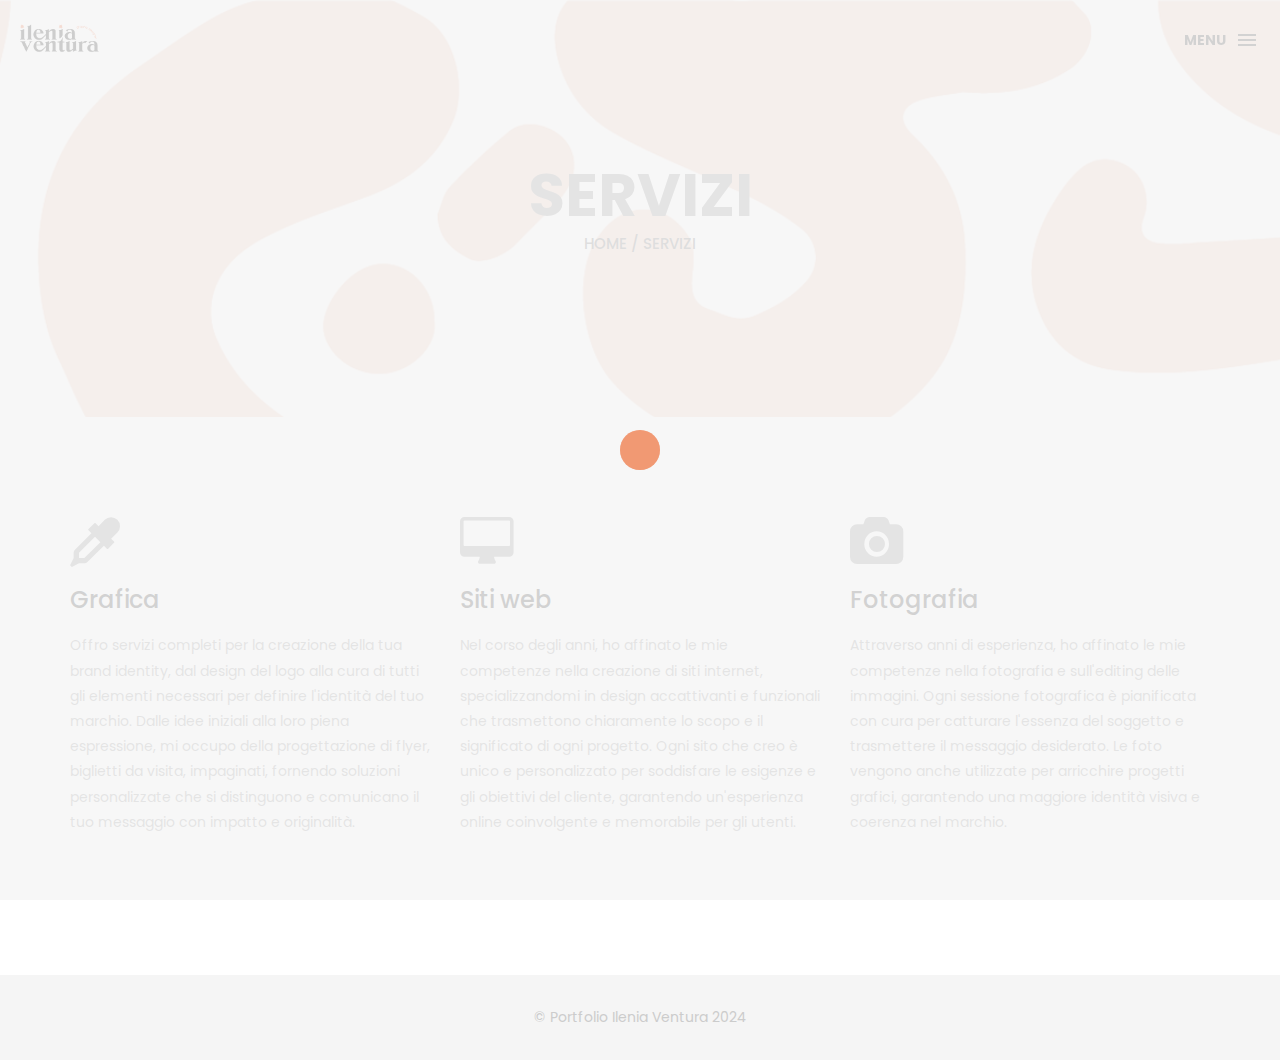
<file: services.html>
<!DOCTYPE html>
<html lang="en">

<head>
    <meta charset="utf-8">
    <meta http-equiv="X-UA-Compatible" content="IE=edge">
    <meta name="viewport" content="width=device-width, initial-scale=1">
    <!-- The above 3 meta tags *must* come first in the head; any other head content must come *after* these tags -->
    <title>Portfolio Ilenia Ventura</title>
    <link rel="icon" href="img/fav.png" type="image/x-icon">

    <!-- Bootstrap -->
    <link href="css/bootstrap.min.css" rel="stylesheet">
    <link href="ionicons/css/ionicons.min.css" rel="stylesheet">
    <link rel="stylesheet" href="https://cdnjs.cloudflare.com/ajax/libs/font-awesome/4.7.0/css/font-awesome.min.css">


    <!-- main css -->
    <link href="css/style.css" rel="stylesheet">


    <!-- modernizr -->
    <script src="js/modernizr.js"></script>
</head>

<body>

    <!-- Preloader -->
    <div id="preloader">
        <div class="pre-container">
            <div class="spinner">
                <div class="double-bounce1"></div>
                <div class="double-bounce2"></div>
            </div>
        </div>
    </div>
    <!-- end Preloader -->

    <div class="container-fluid">
        <!-- box header -->
        <header class="box-header">
            <div class="box-logo">
                <a href="index.html"><img src="img/logo.png" width="80" alt="Logo"></a>
            </div>
            <!-- box-nav -->
            <a class="box-primary-nav-trigger" href="#0">
                <span class="box-menu-text">Menu</span><span class="box-menu-icon"></span>
            </a>
            <!-- box-primary-nav-trigger -->
        </header>
        <!-- end box header -->

        <!-- nav -->
        <nav>
            <ul class="box-primary-nav">
                <li><a href="index.html">Portfolio</a></i></li>
                <li><a href="about.html">Chi sono</a></li>
                <li class="box-label">Servizi <i class="ion-ios-circle-filled color"></i></li>
                <li><a href="contact.html">contatti</a></li>
            </ul>
        </nav>
        <!-- end nav -->
    </div>

    <!-- top bar -->
    <div class="top-bar">
        <h1>servizi</h1>
        <p><a href="#">Home</a> / Servizi</p>
    </div>
    <!-- end top bar -->

    <div class="container main-container">
        <div class="clearfix">

            <!-- service-box -->
            <div class="col-md-4 service-box">
                <i class="fa fa-eyedropper size-50" aria-hidden="true"></i>
                <h3>Grafica</h3>
                <div class="h-10"></div>
                <p>Offro servizi completi per la creazione della tua brand identity, dal design del logo alla cura di tutti gli elementi necessari per definire l'identità del tuo marchio. Dalle idee iniziali alla loro piena espressione, mi occupo della progettazione di flyer, biglietti da visita, impaginati, fornendo soluzioni personalizzate che si distinguono e comunicano il tuo messaggio con impatto e originalità. </p>
            </div>
            <!-- end service-box -->

            <!-- service-box -->
            <div class="col-md-4 service-box">
                <i class="fa fa-desktop size-50" aria-hidden="true"></i>
                <h3>Siti web</h3>
                <div class="h-10"></div>
                <p>Nel corso degli anni, ho affinato le mie competenze nella creazione di siti internet, specializzandomi in design accattivanti e funzionali che trasmettono chiaramente lo scopo e il significato di ogni progetto. Ogni sito che creo è unico e personalizzato per soddisfare le esigenze e gli obiettivi del cliente, garantendo un'esperienza online coinvolgente e memorabile per gli utenti.</p>
            </div>
            <!-- end service-box -->

            <!-- service-box -->
            <div class="col-md-4  service-box">
                <i class="fa fa-camera size-50" aria-hidden="true"></i>
                <h3>Fotografia</h3>
                <div class="h-10"></div>
                <p>Attraverso anni di esperienza, ho affinato le mie competenze nella fotografia e sull'editing delle immagini. Ogni sessione fotografica è pianificata con cura per catturare l'essenza del soggetto e trasmettere il messaggio desiderato. Le foto vengono anche utilizzate per arricchire progetti grafici, garantendo una maggiore identità visiva e coerenza nel marchio.</p>
            </div>
            <!-- end service-box -->

        </div>
    </div>


    <!-- footer -->
    <footer>
        <div class="container-fluid">
            <p class="copyright">© Portfolio Ilenia Ventura 2024</p>
        </div>
    </footer>
    <!-- end footer -->

    <!-- back to top -->
    <a href="#0" class="cd-top"><i class="ion-android-arrow-up"></i></a>
    <!-- end back to top -->



    <!-- jQuery -->
    <script src="js/jquery-2.1.1.js"></script>
    <!--  plugins -->
    <script src="js/bootstrap.min.js"></script>
    <script src="js/menu.js"></script>
    <script src="js/animated-headline.js"></script>
    <script src="js/isotope.pkgd.min.js"></script>


    <!--  custom script -->
    <script src="js/custom.js"></script>

</body>

</html>
</file>
<file: css/style.css>
/*
* Box Theme
* Created by : Ahmed Eissa
* website : www.ahmedessa.net
* behance : https://www.behance.net/3essa
*/


/* Table of Content
==================================================
	- Google fonts & font family -
	- General -
    - typography -
    - Preloader -
	- Header -
    - box intro section -
    - Portfoilo section -
    - Footer -
    - About page -
    - Services page -
    - contact page -
    - Portfolio single page -
    - Responsive media queries -
*/


/* Google fonts & font family
==================================================*/

@import url(https://fonts.googleapis.com/css?family=Poppins:400,500,600,700);

/* General
==================================================*/

html,
body {
    height: 100%;
    font-family: 'Poppins', sans-serif;
    line-height: 1.8;
    color: #999
}

.no-padding {
    padding-left: 0;
    padding-right: 0;
}

.no-padding [class^="col-"] {
    padding-left: 0;
    padding-right: 0;
}

.main-container {
    padding: 100px 0;
}

.center {
    text-align: center;
}

a {
    -webkit-transition: all .3s;
    transition: all .3s
}

.uppercase {
    text-transform: uppercase;
}

.h-30 {
    height: 30px
}

.h-10 {
    height: 10px
}

.color {
    color: #EC6C35;
    font-size: 11px;
}


/* typography
==================================================*/

h1 {
    color: #393939;
    font-size: 60px;
    text-transform: uppercase;
}

h3 {
    color: #393939;
}

h5 {
    color: #EC6C35;
}


/* preloader
==================================================*/

#preloader {
    position: fixed;
    top: 0;
    left: 0;
    right: 0;
    bottom: 0;
    background-color: #f5f5f5;
    /* change if the mask should be a color other than white */
    z-index: 1000;
    /* makes sure it stays on top */
}

.pre-container {
    position: absolute;
    left: 50%;
    top: 50%;
    bottom: auto;
    right: auto;
    -webkit-transform: translateX(-50%) translateY(-50%);
    transform: translateX(-50%) translateY(-50%);
    text-align: center;
}

.spinner {
    width: 40px;
    height: 40px;
    position: relative;
    margin: 100px auto;
}

.double-bounce1,
.double-bounce2 {
    width: 100%;
    height: 100%;
    border-radius: 50%;
    background-color: #EC6C35;
    opacity: 0.6;
    position: absolute;
    top: 0;
    left: 0;
    -webkit-animation: bounce 2.0s infinite ease-in-out;
    animation: bounce 2.0s infinite ease-in-out;
}

.double-bounce2 {
    -webkit-animation-delay: -1.0s;
    animation-delay: -1.0s;
}

@-webkit-keyframes bounce {
    0%,
    100% {
        -webkit-transform: scale(0.0)
    }
    50% {
        -webkit-transform: scale(1.0)
    }
}

@keyframes bounce {
    0%,
    100% {
        transform: scale(0.0);
        -webkit-transform: scale(0.0);
    }
    50% {
        transform: scale(1.0);
        -webkit-transform: scale(1.0);
    }
}


/* headr
==================================================*/

.box-header {
    position: absolute;
    top: 0;
    left: 0;
    background: rgba(255, 255, 255, 0.95);
    height: 50px;
    width: 100%;
    z-index: 3;
    box-shadow: 0 1px 2px rgba(0, 0, 0, 0.3);
    -webkit-font-smoothing: antialiased;
    -moz-osx-font-smoothing: grayscale;
}

.box-header {
    height: 80px;
    background: transparent;
    box-shadow: none;
}

.box-header {
    -webkit-transition: background-color 0.3s;
    transition: background-color 0.3s;
    -webkit-transform: translate3d(0, 0, 0);
    transform: translate3d(0, 0, 0);
    -webkit-backface-visibility: hidden;
    backface-visibility: hidden;
}

.box-header.is-fixed {
    position: fixed;
    top: -80px;
    background-color: rgba(255, 255, 255, 0.96);
    -webkit-transition: -webkit-transform 0.3s;
    transition: -webkit-transform 0.3s;
    transition: transform 0.3s;
    transition: transform 0.3s, -webkit-transform 0.3s;
}

.box-header.is-visible {
    -webkit-transform: translate3d(0, 100%, 0);
    transform: translate3d(0, 100%, 0);
}

.box-header.menu-is-open {
    background-color: rgba(255, 255, 255, 0.96);
}

.box-logo {
    display: block;
    padding: 20px;
}

.box-primary-nav-trigger {
    position: absolute;
    right: 0;
    top: 0;
    height: 100%;
    width: 50px;
    background-color: #fff;
}

.box-primary-nav-trigger .box-menu-text {
    color: #393939;
    text-transform: uppercase;
    font-weight: 700;
    display: none;
}

.box-primary-nav-trigger .box-menu-icon {
    display: inline-block;
    position: absolute;
    left: 50%;
    top: 50%;
    bottom: auto;
    right: auto;
    -webkit-transform: translateX(-50%) translateY(-50%);
    transform: translateX(-50%) translateY(-50%);
    width: 18px;
    height: 2px;
    background-color: #393939;
    -webkit-transition: background-color 0.3s;
    transition: background-color 0.3s;
    list-style: none;
}

.box-primary-nav-trigger .box-menu-icon::before,
.box-primary-nav-trigger .box-menu-icon:after {
    content: '';
    width: 100%;
    height: 100%;
    position: absolute;
    background-color: #393939;
    right: 0;
    -webkit-transition: -webkit-transform .3s, top .3s, background-color 0s;
    -webkit-transition: top .3s, background-color 0s, -webkit-transform .3s;
    transition: top .3s, background-color 0s, -webkit-transform .3s;
    transition: transform .3s, top .3s, background-color 0s;
    transition: transform .3s, top .3s, background-color 0s, -webkit-transform .3s;
}

.box-primary-nav-trigger .box-menu-icon::before {
    top: -5px;
}

.box-primary-nav-trigger .box-menu-icon::after {
    top: 5px;
}

.box-primary-nav-trigger .box-menu-icon.is-clicked {
    background-color: rgba(255, 255, 255, 0);
}

.box-primary-nav-trigger .box-menu-icon.is-clicked::before,
.box-primary-nav-trigger .box-menu-icon.is-clicked::after {
    background-color: 393939;
}

.box-primary-nav-trigger .box-menu-icon.is-clicked::before {
    top: 0;
    -webkit-transform: rotate(135deg);
    transform: rotate(135deg);
}

.box-primary-nav-trigger .box-menu-icon.is-clicked::after {
    top: 0;
    -webkit-transform: rotate(225deg);
    transform: rotate(225deg);
}

.box-primary-nav-trigger {
    width: 100px;
    padding-left: 1em;
    background-color: transparent;
    height: 30px;
    line-height: 30px;
    right: 10px;
    top: 50%;
    bottom: auto;
    -webkit-transform: translateY(-50%);
    transform: translateY(-50%);
}

.box-primary-nav-trigger .box-menu-text {
    display: inline-block;
}

.box-primary-nav-trigger .box-menu-icon {
    left: auto;
    right: 1em;
    -webkit-transform: translateX(0) translateY(-50%);
    transform: translateX(0) translateY(-50%);
}

.box-primary-nav {
    position: fixed;
    left: 0;
    top: 0;
    height: 100%;
    width: 100%;
    background: rgba(0, 0, 0, 0.96);
    z-index: 2;
    text-align: center;
    padding: 50px 0;
    -webkit-backface-visibility: hidden;
    backface-visibility: hidden;
    overflow: auto;
    -webkit-overflow-scrolling: touch;
    -webkit-transform: translateY(-100%);
    transform: translateY(-100%);
    -webkit-transition-property: -webkit-transform;
    transition-property: -webkit-transform;
    transition-property: transform;
    transition-property: transform, -webkit-transform;
    -webkit-transition-duration: 0.4s;
    transition-duration: 0.4s;
    list-style: none;
}

.box-primary-nav li {
    font-size: 22px;
    font-size: 1.375rem;
    font-weight: 300;
    -webkit-font-smoothing: antialiased;
    -moz-osx-font-smoothing: grayscale;
    margin: .2em 0;
    text-transform: capitalize;
}

.box-primary-nav a {
    display: inline-block;
    padding: .4em 1em;
    border-radius: 0.25em;
    -webkit-transition: all 0.2s;
    transition: all 0.2s;
    color: #fff;
    text-decoration: none;
    font-weight: bold;
}
.box-primary-nav a:focus {
    outline: none;
}

.no-touch .box-primary-nav a:hover {
    text-decoration: none;
    color: #ddd;
}

.box-primary-nav .box-label {
    color: #EC6C35;
    text-transform: uppercase;
    font-weight: 700;
    font-size: 17px;
}

.box-primary-nav .box-social {
    display: inline-block;
    margin: 10px .4em;
}

.box-primary-nav .box-social a {
    width: 30px;
    height: 30px;
    padding: 0;
    font-size: 30px
}

.box-primary-nav.is-visible {
    -webkit-transform: translateY(0);
    transform: translateY(0);
}

.box-primary-nav {
    padding: 150px 0 0;
}

.box-primary-nav li {
    font-size: 18px;
}


/* box-intro
==================================================*/

.box-intro {
    text-align: center;
    display: table;
    height: 100vh;
    width: 100%;
}

.box-intro .table-cell {
    display: table-cell;
    vertical-align: middle;
}

.box-intro em {
    font-style: normal;
    text-transform: uppercase
}

b i:last-child {
    color: #EC6C35 !important;
}

.box-intro h5 {
    letter-spacing: 4px;
    text-transform: uppercase;
    color: #999;
    line-height: 1.7
}


/* mouse effect */

.mouse {
    position: absolute;
    width: 22px;
    height: 42px;
    bottom: 40px;
    left: 50%;
    margin-left: -12px;
    border-radius: 15px;
    border: 2px solid #888;
    -webkit-animation: intro 1s;
    animation: intro 1s;
}

.scroll {
    display: block;
    width: 3px;
    height: 3px;
    margin: 6px auto;
    border-radius: 4px;
    background: #888;
    -webkit-animation: finger 2s infinite;
    animation: finger 2s infinite;
}

@-webkit-keyframes intro {
    0% {
        opacity: 0;
        -webkit-transform: translateY(40px);
        transform: translateY(40px);
    }
    100% {
        opacity: 1;
        -webkit-transform: translateY(0);
        transform: translateY(0);
    }
}

@keyframes intro {
    0% {
        opacity: 0;
        -webkit-transform: translateY(40px);
        transform: translateY(40px);
    }
    100% {
        opacity: 1;
        -webkit-transform: translateY(0);
        transform: translateY(0);
    }
}

@-webkit-keyframes finger {
    0% {
        opacity: 1;
    }
    100% {
        opacity: 0;
        -webkit-transform: translateY(20px);
        transform: translateY(20px);
    }
}

@keyframes finger {
    0% {
        opacity: 1;
    }
    100% {
        opacity: 0;
        -webkit-transform: translateY(20px);
        transform: translateY(20px);
    }
}


/* text rotate */

.box-headline {
    font-size: 130px;
    line-height: 1.0;
}

.box-words-wrapper {
    display: inline-block;
    position: relative;
}

.box-words-wrapper b {
    display: inline-block;
    position: absolute;
    white-space: nowrap;
    left: 0;
    top: 0;
}

.box-words-wrapper b.is-visible {
    position: relative;
}

.no-js .box-words-wrapper b {
    opacity: 0;
}

.no-js .box-words-wrapper b.is-visible {
    opacity: 1;
}

.box-headline.rotate-2 .box-words-wrapper {
    -webkit-perspective: 300px;
    perspective: 300px;
}

.box-headline.rotate-2 i,
.box-headline.rotate-2 em {
    display: inline-block;
    -webkit-backface-visibility: hidden;
    backface-visibility: hidden;
}

.box-headline.rotate-2 b {
    opacity: 0;
}

.box-headline.rotate-2 i {
    -webkit-transform-style: preserve-3d;
    transform-style: preserve-3d;
    -webkit-transform: translateZ(-20px) rotateX(90deg);
    transform: translateZ(-20px) rotateX(90deg);
    opacity: 0;
}

.is-visible .box-headline.rotate-2 i {
    opacity: 1;
}

.box-headline.rotate-2 i.in {
    -webkit-animation: box-rotate-2-in 0.4s forwards;
    animation: box-rotate-2-in 0.4s forwards;
}

.box-headline.rotate-2 i.out {
    -webkit-animation: box-rotate-2-out 0.4s forwards;
    animation: box-rotate-2-out 0.4s forwards;
}

.box-headline.rotate-2 em {
    -webkit-transform: translateZ(20px);
    transform: translateZ(20px);
}

.no-csstransitions .box-headline.rotate-2 i {
    -webkit-transform: rotateX(0deg);
    transform: rotateX(0deg);
    opacity: 0;
}

.no-csstransitions .box-headline.rotate-2 i em {
    -webkit-transform: scale(1);
    transform: scale(1);
}

.no-csstransitions .box-headline.rotate-2 .is-visible i {
    opacity: 1;
}

@-webkit-keyframes box-rotate-2-in {
    0% {
        opacity: 0;
        -webkit-transform: translateZ(-20px) rotateX(90deg);
    }
    60% {
        opacity: 1;
        -webkit-transform: translateZ(-20px) rotateX(-10deg);
    }
    100% {
        opacity: 1;
        -webkit-transform: translateZ(-20px) rotateX(0deg);
    }
}

@keyframes box-rotate-2-in {
    0% {
        opacity: 0;
        -webkit-transform: translateZ(-20px) rotateX(90deg);
        transform: translateZ(-20px) rotateX(90deg);
    }
    60% {
        opacity: 1;
        -webkit-transform: translateZ(-20px) rotateX(-10deg);
        transform: translateZ(-20px) rotateX(-10deg);
    }
    100% {
        opacity: 1;
        -webkit-transform: translateZ(-20px) rotateX(0deg);
        transform: translateZ(-20px) rotateX(0deg);
    }
}

@-webkit-keyframes box-rotate-2-out {
    0% {
        opacity: 1;
        -webkit-transform: translateZ(-20px) rotateX(0);
    }
    60% {
        opacity: 0;
        -webkit-transform: translateZ(-20px) rotateX(-100deg);
    }
    100% {
        opacity: 0;
        -webkit-transform: translateZ(-20px) rotateX(-90deg);
    }
}

@keyframes box-rotate-2-out {
    0% {
        opacity: 1;
        -webkit-transform: translateZ(-20px) rotateX(0);
        transform: translateZ(-20px) rotateX(0);
    }
    60% {
        opacity: 0;
        -webkit-transform: translateZ(-20px) rotateX(-100deg);
        transform: translateZ(-20px) rotateX(-100deg);
    }
    100% {
        opacity: 0;
        -webkit-transform: translateZ(-20px) rotateX(-90deg);
        transform: translateZ(-20px) rotateX(-90deg);
    }
}


/* portfolio section
==================================================*/

.portfolio .categories-grid span {
    font-size: 30px;
    margin-bottom: 30px;
    display: inline-block;
}

.portfolio .categories-grid .categories ul li {
    list-style: none;
    margin: 20px 0;
}

.portfolio .categories-grid .categories ul li a {
    display: inline-block;
    color: #60606e;
    padding: 0 10px;
    margin: 0 10px;
    -webkit-transition: all .2s ease-in-out .2s;
    transition: all .2s ease-in-out .2s;
}

.portfolio .categories-grid .categories ul li a:hover,
.portfolio .categories-grid .categories ul li a:focus {
    text-decoration: none;
}

.portfolio .categories-grid .categories ul li a.active {
    margin-left: 0;
    background-color: #EC6C35;
    padding: 0px 20px;
    color: white;
    border-radius: 25px;
    text-decoration: none;
}

.portfolio_filter {
    padding-left: 0;
}

.portfolio_item {
    position: relative;
    overflow: hidden;
    display: block;
}

.portfolio_item .portfolio_item_hover {
    position: absolute;
    top: 0px;
    left: 0px;
    height: 100%;
    width: 100%;
    background-color: rgba(0, 0, 0, .8);
    -webkit-transform: translate(-100%);
    transform: translate(-100%);
    opacity: 0;
    -webkit-transition: all .2s ease-in-out;
    transition: all .2s ease-in-out;
}

.portfolio_item .portfolio_item_hover .item_info {
    text-align: center;
    position: absolute;
    top: 50%;
    left: 50%;
    -webkit-transform: translate(-50%, -50%);
    transform: translate(-50%, -50%);
    padding: 10px;
    width: 100%;
    font-weight: bold;
}

.portfolio_item .portfolio_item_hover .item_info span {
    display: block;
    color: #fff;
    font-size: 18px;
    -webkit-transform: translateX(-100px);
    transform: translateX(-100px);
    -webkit-transition: all .2s ease-in-out .2s;
    transition: all .2s ease-in-out .2s;
    opacity: 0;
}

.portfolio_item .portfolio_item_hover .item_info em {
    font-style: normal;
    display: inline-block;
    background-color: #EC6C35;
    padding: 5px 20px;
    border-radius: 25px;
    color: #333;
    margin-top: 10px;
    -webkit-transform: translateX(-100px);
    transform: translateX(-100px);
    -webkit-transition: all .3s ease-in-out .3s;
    transition: all .3s ease-in-out .3s;
    opacity: 0;
    font-size: 10px;
    letter-spacing: 2px;
}

.portfolio_item:hover .portfolio_item_hover {
    opacity: 1;
    -webkit-transform: translateX(0);
    transform: translateX(0);
}

.portfolio_item:hover .item_info em,
.portfolio_item:hover .item_info span {
    opacity: 1;
    -webkit-transform: translateX(0);
    transform: translateX(0);
}

.portfolio .categories-grid .categories ul li {
    float: left;
}

.portfolio .categories-grid .categories ul li a {
    padding: 0 10px;
    -webkit-transition: all .2s ease-in-out .2s;
    transition: all .2s ease-in-out .2s;
}

.portfolio_filter {
    padding-left: 0;
    display: inline-block;
    margin: 0 auto;
    text-align: center;
    margin-bottom: 50px;
}

.portfolio-inner {
    padding-bottom: 0 !important;
    padding-top: 55px;
}


/* footer
==================================================*/

footer {
    padding: 30px 0;
    text-align: center;
    background: #f5f5f5
}

.copyright {
    color: #ccc;
    margin-bottom: 0;
}

footer img {
    margin: 0 auto;
}


/* backto top
==================================================*/

.cd-top {
    display: inline-block;
    height: 40px;
    width: 40px;
    position: fixed;
    bottom: 20px;
    line-height: 40px;
    font-size: 20px;
    right: 10px;
    text-align: center;
    color: #fff;
    background: rgba(236, 108, 53, 0.8);
    visibility: hidden;
    opacity: 0;
    -webkit-transition: opacity .3s 0s, visibility 0s .3s;
    transition: opacity .3s 0s, visibility 0s .3s;
}

.cd-top.cd-is-visible,
.cd-top.cd-fade-out,
.no-touch .cd-top:hover {
    -webkit-transition: opacity .3s 0s, visibility 0s 0s;
    transition: opacity .3s 0s, visibility 0s 0s;
}

.cd-top.cd-is-visible {
    /* the button becomes visible */
    visibility: visible;
    opacity: 1;
}

.cd-top.cd-fade-out {
    opacity: .5;
}

.no-touch .cd-top:hover,
.no-touch .cd-top:focus {
    background-color: #EC6C35;
    opacity: 1;
    color: #fff;
}


/* About page
==================================================*/

.top-bar {
    color: #333;
    padding: 150px 0 150px;
    background: -webkit-linear-gradient( rgba(255, 255, 255, 0.7), rgba(255, 255, 255, 0.7)), url(../img/01.jpg);
    background: linear-gradient( rgba(255, 255, 255, 0.7), rgba(255, 255, 255, 0.7)), url(../img/01.jpg);
    background-size: cover;
    background-attachment: fixed;
    background-position: center center;
    text-align: center;
}

.top-bar h1 {
    font-size: 60px;
    text-transform: uppercase;
    font-weight: 700;
    color: #999;
    line-height: 50px;
}

.top-bar p {
    font-size: 15px;
    text-transform: uppercase;
    font-weight: 500;
    color: #777;
}

.top-bar p a {
    color: #777;
}

.top-bar p a:hover,
.top-bar p a:focus {
    color: #555;
    text-decoration: none;
}

.social-ul {
    list-style: none;
    display: inline-block;
    padding-left: 0;
}

.social-ul li {
    margin: 0 10px;
    float: left;
}

.social-ul li a {
    font-size: 25px;
    color: #555;
    -webkit-transition: all .3s;
    transition: all .3s;
}

.social-ul li a:hover {
    color: #888;
}

.about-me-img{
    max-width: 75%;
    margin: 0 auto;
}


/* Services page
==================================================*/

.size-50 {
    font-size: 50px;
    margin-bottom: 20px;
}

.service-box {
    margin-bottom: 30px;
}

.service-box h3 {
    margin-top: 0;
}


/* contact page
==================================================*/

.details-text i {
    margin-right: 10px;
}

.textarea-contact {
    height: 200px;
    width: 100%;
    border: solid 1px rgba(0, 0, 0, .1);
    position: relative;
}

.textarea-contact textarea {
    height: 100%;
    width: 100%;
    border: 0;
    padding: 20px;
    background-color: transparent;
    float: left;
    z-index: 2;
    font-size: 14px;
    color: #9a9a9a;
    resize: none;
}

.textarea-contact > span {
    position: absolute;
    top: 20px;
    left: 20px;
    -webkit-transform: translateY(-50%);
    transform: translateY(-50%);
    font-size: 12px;
    text-transform: uppercase;
    color: #cdcdcd;
    -webkit-transition: all .2s ease-in-out;
    transition: all .2s ease-in-out;
    z-index: 1;
}

.input-contact {
    height: 40px;
    width: 100%;
    border: solid 1px rgba(0, 0, 0, .1);
    position: relative;
    margin-bottom: 30px;
}

.input-contact input[type="text"] {
    height: 100%;
    width: 100%;
    border: 0;
    padding: 0 20px;
    float: left;
    position: relative;
    background-color: transparent;
    z-index: 2;
    font-size: 14px;
    color: #9a9a9a;
}

.input-contact > span {
    position: absolute;
    top: 50%;
    left: 20px;
    -webkit-transform: translateY(-50%);
    transform: translateY(-50%);
    font-size: 12px;
    text-transform: uppercase;
    color: #cdcdcd;
    -webkit-transition: all .2s ease-in-out;
    transition: all .2s ease-in-out;
    z-index: 1;
}

.input-contact > span.active,
.textarea-contact > span.active {
    color: #EC6C35;
    font-size: 10px;
    top: 0px;
    left: 5px;
    background-color: #fff;
    padding: 5px
}

input:focus,
textarea:focus {
    outline: none;
}

.contact-info {
    margin-top: 20px;
}

.contact-info i {
    height: 30px;
    width: 30px;
    display: inline-block;
    background: #EC6C35;
    text-align: center;
    line-height: 33px;
    margin-right: 10px;
    color: #fff;
    font-size: 21px;
}

.contact-info p {
    display: inline-block;
    margin-right: 20px;
}

.btn-box {
    background: #EC6C35;
    padding: 10px 50px;
    border-radius: 0;
    color: #fff;
    margin-top: 20px;
    text-transform: uppercase;
    letter-spacing: 2px;
    font-weight: 500;
}

.btn-box:hover,
.btn-box:focus {
    background: #F5B700;
    color: #fff;
}


/* single project page
==================================================*/

.cat-ul {
    padding-left: 0;
    list-style: none
}

.cat-ul li i {
    margin-right: 10px;
    color: #EC6C35;
}


/* Responsive media queries
==================================================*/

@media (max-width: 991px) {
    .box-headline {
        font-size: 50px;
    }
    .portfolio .categories-grid span {
        margin-bottom: 0;
        text-align: center;
        width: 100%;
    }
    .portfolio .categories-grid .categories ul li {
        text-align: center;
    }
    .portfolio .categories-grid .categories ul li a {
        margin-left: 0;
    }
    .col-md-6 h3 {
        margin-top: 30px;
    }
    .about-me-wrapper{
        text-align: center;
    }
    .service-box {
        text-align: center;
    }
}

@media only screen and (max-width: 670px) {
    .box-headline {
        font-size: 50px;
    }
    .box-intro h5 {
        font-size: 12px;
    }
    .box-primary-nav a {
        padding: 5px 1em;
        font-size: 14px;
    }
    .box-primary-nav {
        padding: 80px 0 0;
    }
    .box-primary-nav .box-social a {
        font-size: 23px;
    }
    .top-bar h1 {
        font-size: 40px;
        line-height: 30px;
    }
    .portfolio .categories-grid .categories ul li {
        float: none;
    }
    .about-me-wrapper{
        text-align: center;
    }
    .service-box {
        text-align: center;
    }
}

@media only screen and (max-width: 520px) {
    .box-headline {
        font-size: 40px;
    }
    .box-intro h5 {
        font-size: 12px;
    }
    .main-container {
        padding: 50px 0;
    }
    .about-me-wrapper{
        text-align: center;
    }
    .service-box {
        text-align: center;
    }
}

@media only screen and (max-width: 420px) {
    .box-headline {
        font-size: 25px;
    }
    .box-intro h5 {
        font-size: 12px;
    }
    .top-bar h1 {
        font-size: 30px;
        line-height: 30px;
    }
    .about-me-wrapper{
        text-align: center;
    }
    .service-box {
        text-align: center;
    }
}

.text-uppercase {
   margin-top: 40px;
}

.carousel-control.left,
.carousel-control.right {
    box-shadow: none;
}

.carousel-control {
    shadow: none;
}
</file>
